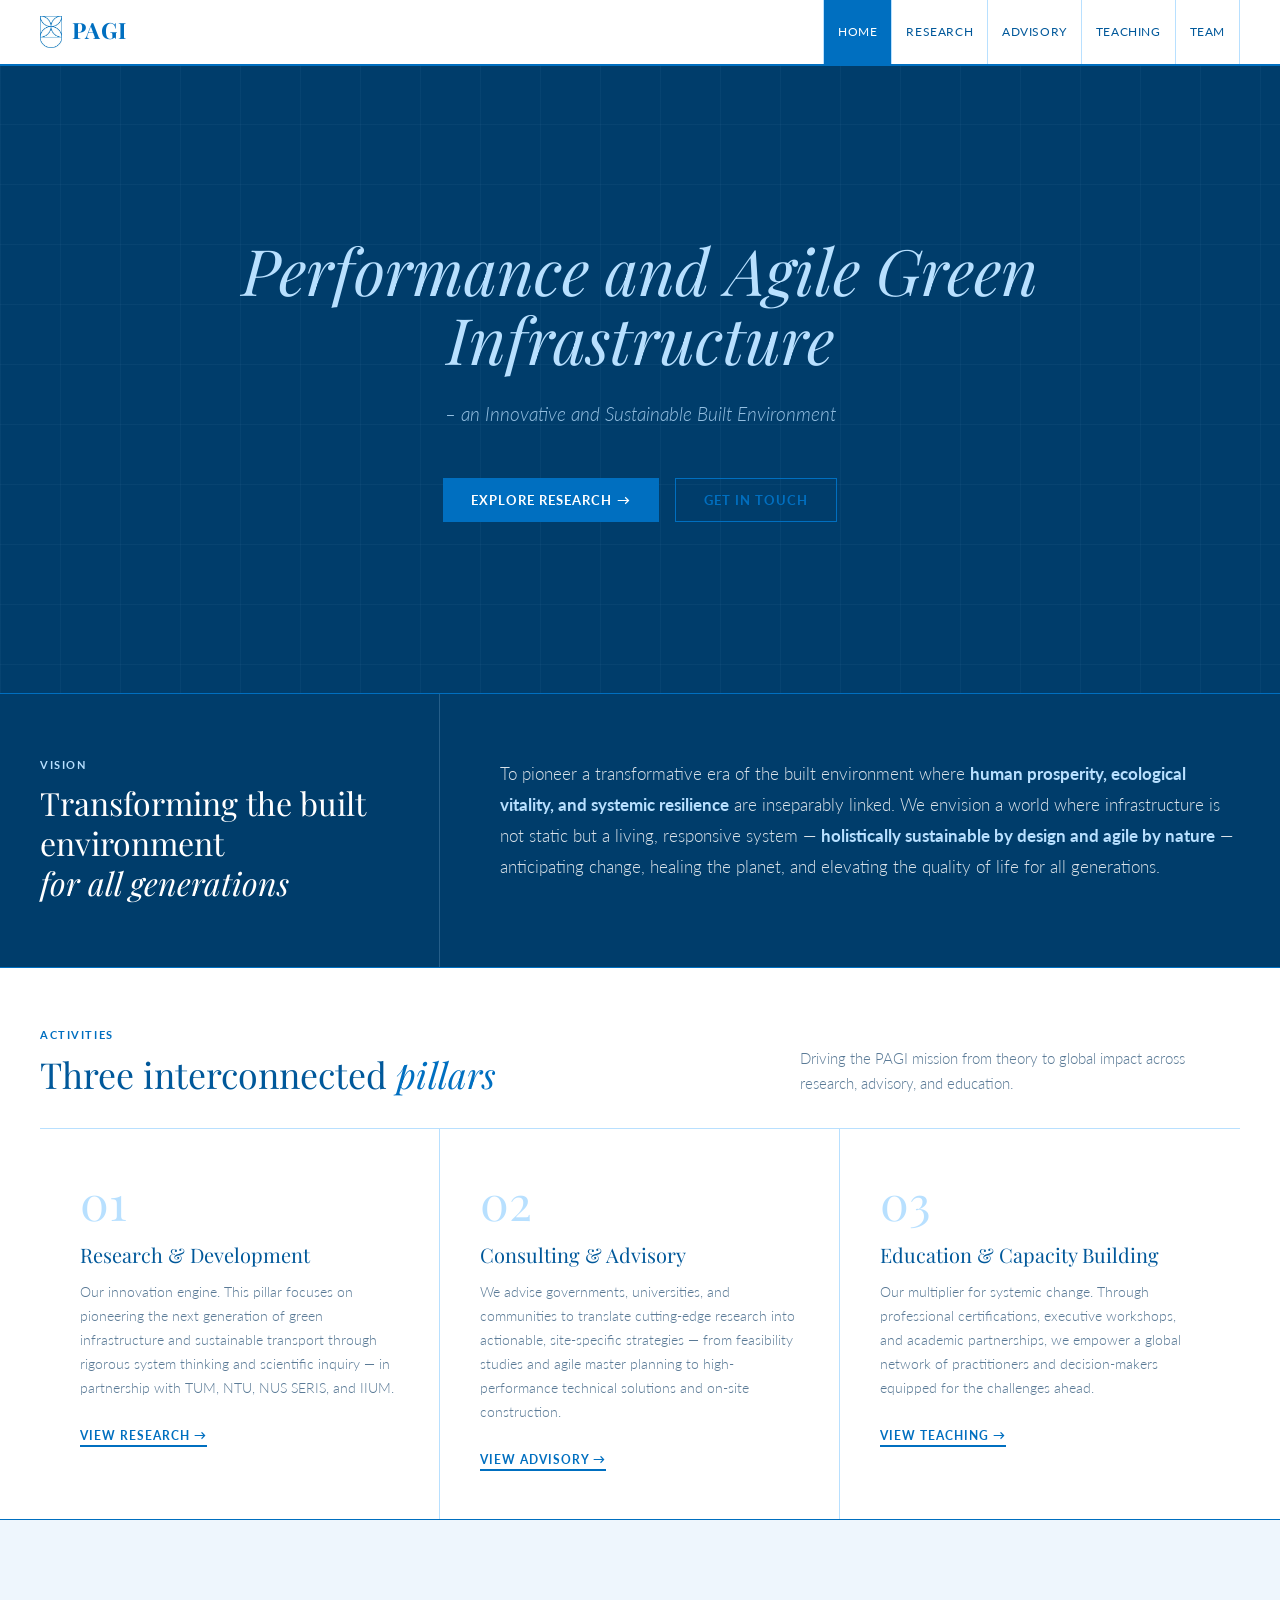
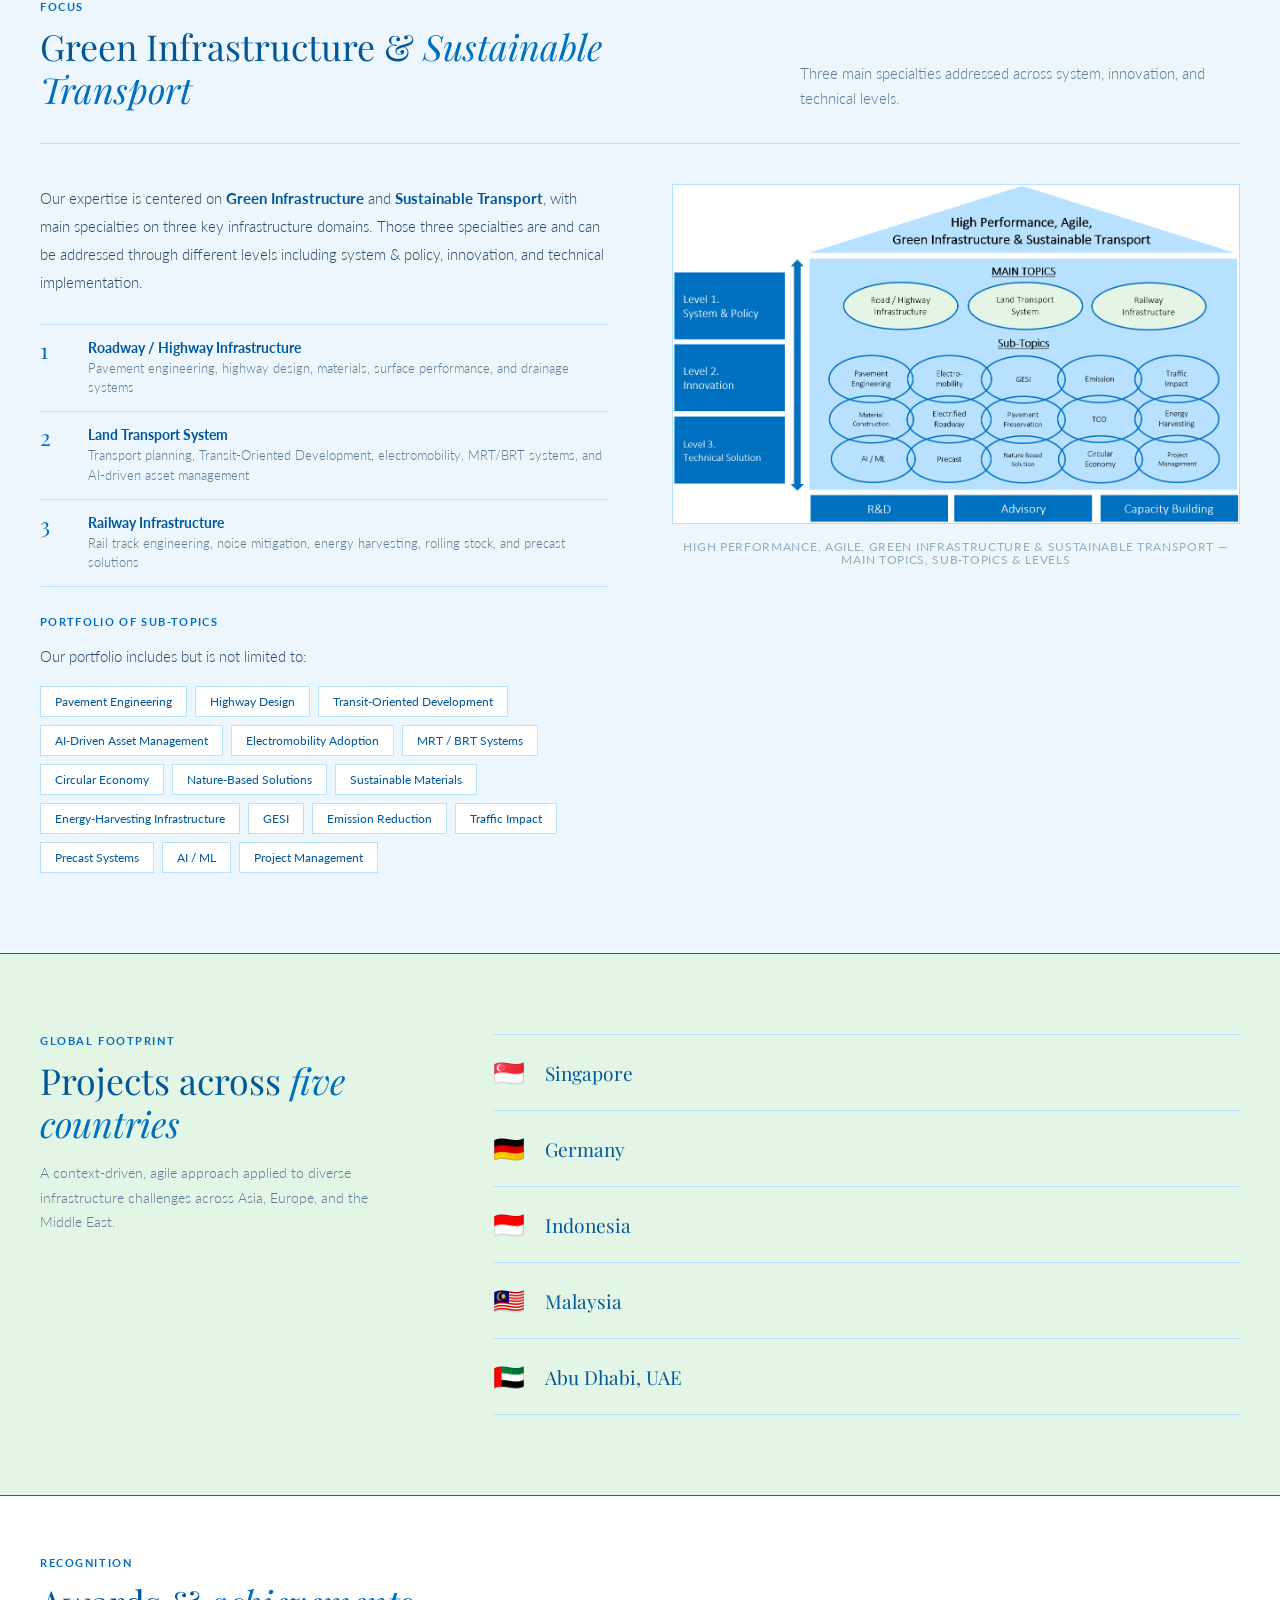
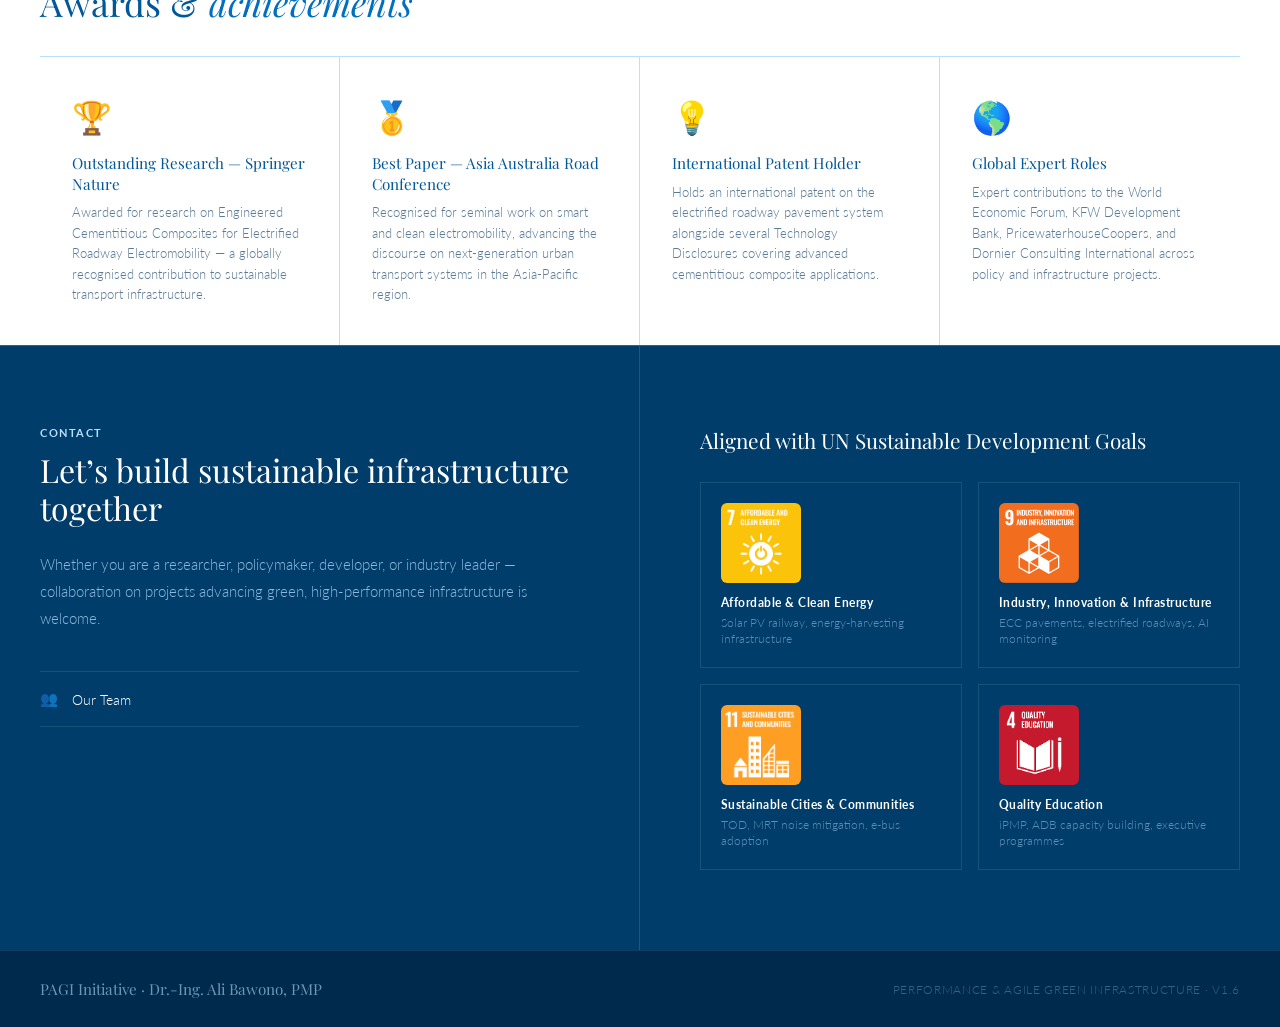
<file: index.html>
<!DOCTYPE html>
<html lang="en">
<head>
<meta charset="UTF-8">
<meta name="viewport" content="width=device-width, initial-scale=1.0">
<title>PAGI Initiative</title>
<link rel="preconnect" href="https://fonts.googleapis.com">
<link href="https://fonts.googleapis.com/css2?family=Playfair+Display:ital,wght@0,400;0,700;1,400&family=Lato:wght@300;400;700&display=swap" rel="stylesheet">
<link rel="stylesheet" href="style.css">
<style>
/* ── HERO (full-width, no right panel) ── */
.hero{margin-top:64px;min-height:70vh;display:flex;align-items:center;justify-content:center;border-bottom:var(--rule);background:var(--navy);position:relative;overflow:hidden}
.hero-bg-pattern{position:absolute;inset:0;background-image:linear-gradient(rgba(184,224,255,.04) 1px,transparent 1px),linear-gradient(90deg,rgba(184,224,255,.04) 1px,transparent 1px);background-size:60px 60px}
.hero-center{max-width:900px;margin:0 auto;padding:80px 40px;text-align:center;position:relative;z-index:1}
.hero-eyebrow{font-size:.72rem;font-weight:700;letter-spacing:.14em;text-transform:uppercase;color:var(--sky);margin-bottom:28px;display:inline-flex;align-items:center;gap:12px}
.hero-eyebrow::before,.hero-eyebrow::after{content:'';display:inline-block;width:32px;height:2px;background:var(--azure)}
.nav-logo-img{height:32px;width:auto;display:inline-block;vertical-align:middle;margin-right:10px;position:relative;top:-1px;}
.hero-h1{font-family:'Playfair Display',serif;font-size:clamp(2.4rem,5vw,4.8rem);font-weight:400;line-height:1.08;color:#fff;margin-bottom:24px}
.hero-h1 em{font-style:italic;color:var(--sky)}
.hero-tagline{font-size:1.2rem;line-height:1.75;color:rgba(184,224,255,.8);font-weight:300;margin-bottom:48px;font-style:italic}
.hero-actions{display:flex;gap:16px;flex-wrap:wrap;justify-content:center}

/* ── VISION ── */
.vision{background:var(--navy);border-bottom:var(--rule)}
.vision-inner{max-width:1280px;margin:0 auto;padding:0 40px;display:grid;grid-template-columns:1fr 2fr}
.vision-lbl{padding:64px 40px 64px 0;border-right:1px solid rgba(184,224,255,.2);display:flex;flex-direction:column;justify-content:center}
.vision-lbl .eyebrow{color:var(--sky)}
.vision-lbl h2{font-family:'Playfair Display',serif;font-size:2rem;font-weight:400;color:#fff;line-height:1.25}
.vision-lbl h2 em{font-style:italic}
.vision-content{padding:64px 0 64px 60px}
.vision-text{font-size:1.05rem;line-height:1.85;color:rgba(255,255,255,.85);font-weight:300}
.vision-text strong{font-weight:700;color:var(--sky)}

/* ── ACTIVITIES ── */
.pill-grid{display:grid;grid-template-columns:repeat(3,1fr)}
.pill{padding:48px 40px;border-right:var(--rule-lt);transition:background .15s;cursor:default}
.pill:last-child{border-right:none}
.pill:hover{background:var(--pale)}
.pill-num{font-family:'Playfair Display',serif;font-size:3rem;font-weight:400;color:var(--border);line-height:1;margin-bottom:16px}
.pill-title{font-family:'Playfair Display',serif;font-size:1.25rem;font-weight:400;color:var(--blue);margin-bottom:12px}
.pill-body{font-size:.88rem;color:var(--gray);line-height:1.7;font-weight:300;margin-bottom:24px}
.pill-link{display:inline-flex;align-items:center;gap:6px;font-size:.78rem;font-weight:700;letter-spacing:.08em;text-transform:uppercase;color:var(--azure);text-decoration:none;border-bottom:2px solid var(--azure);padding-bottom:2px;transition:opacity .15s}
.pill-link:hover{opacity:.6}

/* ── FOCUS ── */
.focus{background:var(--pale);border-bottom:var(--rule)}
.focus-inner{max-width:1280px;margin:0 auto;padding:80px 40px}
.focus-grid{display:grid;grid-template-columns:1fr 1fr;gap:64px;align-items:start;margin-top:40px}
.focus-text-block{}
.focus-body{font-size:.95rem;line-height:1.85;color:#2a4a6b;font-weight:300;margin-bottom:20px}
.focus-body strong{font-weight:700;color:var(--blue)}
.focus-specialties{margin:28px 0;display:flex;flex-direction:column;gap:0}
.spec-row{display:flex;align-items:flex-start;gap:16px;padding:14px 0;border-bottom:var(--rule-lt)}
.spec-row:first-child{border-top:var(--rule-lt)}
.spec-num{font-family:'Playfair Display',serif;font-size:1.4rem;font-weight:400;color:var(--azure);line-height:1;flex-shrink:0;width:32px}
.spec-text{}
.spec-title{font-size:.9rem;font-weight:700;color:var(--blue);margin-bottom:3px}
.spec-sub{font-size:.8rem;color:var(--gray);font-weight:300;line-height:1.5}
.subtopics-label{font-size:.7rem;font-weight:700;letter-spacing:.12em;text-transform:uppercase;color:var(--azure);margin:28px 0 14px}
.subtopic-tags{display:flex;flex-wrap:wrap;gap:8px}
.stag{padding:7px 14px;font-size:.78rem;font-weight:400;color:var(--blue);border:var(--rule-lt);background:#fff;transition:all .15s;cursor:default}
.stag:hover{background:var(--azure);color:#fff;border-color:var(--azure)}
.focus-diagram{}
.diagram-caption{font-size:.72rem;font-weight:400;letter-spacing:.06em;text-transform:uppercase;color:var(--lgray);text-align:center;margin-top:16px}
.diagram-img{width:100%;border:var(--rule-lt);display:block}
.sdg-badge{width:80px;height:80px;object-fit:cover;border-radius:6px;display:block;margin-bottom:12px}

/* ── FOOTPRINT ── */
.footprint{background:var(--mint);border-bottom:var(--rule)}
.fp-inner{max-width:1280px;margin:0 auto;padding:80px 40px;display:grid;grid-template-columns:1fr 2fr;gap:80px;align-items:start}
.fp-desc{font-size:.9rem;color:var(--gray);line-height:1.7;font-weight:300;margin-top:16px}
.c-list{display:flex;flex-direction:column}
.c-row{display:flex;align-items:center;padding:22px 0;border-bottom:var(--rule-lt);gap:20px;transition:padding-left .2s;cursor:default}
.c-row:first-child{border-top:var(--rule-lt)}
.c-row:hover{padding-left:12px}
.cflag{font-size:1.6rem}
.cname{font-family:'Playfair Display',serif;font-size:1.2rem;font-weight:400;color:var(--blue)}
.cdesc{font-size:.82rem;color:var(--gray);font-weight:300;margin-left:auto;text-align:right;max-width:280px;line-height:1.5}

@media(max-width:1024px){
  .hero-center{padding:60px 20px}
  .vision-inner{grid-template-columns:1fr}
  .vision-lbl{border-right:none;border-bottom:1px solid rgba(184,224,255,.15);padding:48px 0}
  .vision-content{padding:48px 0}
  .pill-grid{grid-template-columns:1fr}
  .pill{border-right:none;border-bottom:var(--rule-lt)}
  .focus-grid{grid-template-columns:1fr;gap:40px}
  .fp-inner{grid-template-columns:1fr;gap:40px}
}
@media(max-width:768px){
  .vision-inner,.fp-inner,.focus-inner{padding:0 20px}
  .fp-inner{padding:60px 20px}
  .focus-inner{padding:48px 20px}
}
</style>
</head>
<body>

<header>
  <div class="nav-top">
    <a href="index.html" class="nav-logo"><img src="Logo_PAGI.png" alt="PAGI Logo" class="nav-logo-img">PAGI</a>
    <nav class="nav-links">
      <a href="index.html" class="active">Home</a>
      <a href="research.html">Research</a>
      <a href="advisory.html">Advisory</a>
      <a href="teaching.html">Teaching</a>
      <a href="team.html">Team</a>
    </nav>
  </div>
</header>

<!-- HERO -->
<section class="hero">
  <div class="hero-bg-pattern"></div>
  <div class="hero-center">
    <h1 class="hero-h1"><em>Performance and Agile Green Infrastructure</em></h1>
    <p class="hero-tagline">&#8211; an Innovative and Sustainable Built Environment</p>
    <div class="hero-actions">
      <a href="research.html" class="btn-p">Explore Research &#8594;</a>
      <a href="#contact" class="btn-o">Get in Touch</a>
    </div>
  </div>
</section>

<!-- VISION -->
<section class="vision" id="about">
  <div class="vision-inner">
    <div class="vision-lbl">
      <div class="eyebrow">Vision</div>
      <h2>Transforming the built environment<br><em>for all generations</em></h2>
    </div>
    <div class="vision-content">
      <p class="vision-text">To pioneer a transformative era of the built environment where <strong>human prosperity, ecological vitality, and systemic resilience</strong> are inseparably linked. We envision a world where infrastructure is not static but a living, responsive system &#8212; <strong>holistically sustainable by design and agile by nature</strong> &#8212; anticipating change, healing the planet, and elevating the quality of life for all generations.</p>
    </div>
  </div>
</section>

<!-- ACTIVITIES -->
<section class="section">
  <div class="s-inner">
    <div class="s-head sr">
      <div><div class="eyebrow">Activities</div><h2 class="s-title">Three interconnected <em>pillars</em></h2></div>
      <p class="s-sub">Driving the PAGI mission from theory to global impact across research, advisory, and education.</p>
    </div>
    <div class="pill-grid">
      <div class="pill sr">
        <div class="pill-num">01</div>
        <h3 class="pill-title">Research &amp; Development</h3>
        <p class="pill-body">Our innovation engine. This pillar focuses on pioneering the next generation of green infrastructure and sustainable transport through rigorous system thinking and scientific inquiry &#8212; in partnership with TUM, NTU, NUS SERIS, and IIUM.</p>
        <a href="research.html" class="pill-link">View Research &#8594;</a>
      </div>
      <div class="pill sr">
        <div class="pill-num">02</div>
        <h3 class="pill-title">Consulting &amp; Advisory</h3>
        <p class="pill-body">We advise governments, universities, and communities to translate cutting-edge research into actionable, site-specific strategies &#8212; from feasibility studies and agile master planning to high-performance technical solutions and on-site construction.</p>
        <a href="advisory.html" class="pill-link">View Advisory &#8594;</a>
      </div>
      <div class="pill sr">
        <div class="pill-num">03</div>
        <h3 class="pill-title">Education &amp; Capacity Building</h3>
        <p class="pill-body">Our multiplier for systemic change. Through professional certifications, executive workshops, and academic partnerships, we empower a global network of practitioners and decision-makers equipped for the challenges ahead.</p>
        <a href="teaching.html" class="pill-link">View Teaching &#8594;</a>
      </div>
    </div>
  </div>
</section>

<!-- FOCUS -->
<section class="focus">
  <div class="focus-inner">
    <div class="s-head sr" style="padding-top:0;margin-bottom:0">
      <div><div class="eyebrow">Focus</div><h2 class="s-title">Green Infrastructure &amp; <em>Sustainable Transport</em></h2></div>
      <p class="s-sub">Three main specialties addressed across system, innovation, and technical levels.</p>
    </div>
    <div class="focus-grid">

      <!-- LEFT: text -->
      <div class="focus-text-block sr">
        <p class="focus-body">Our expertise is centered on <strong>Green Infrastructure</strong> and <strong>Sustainable Transport</strong>, with main specialties on three key infrastructure domains. Those three specialties are and can be addressed through different levels including system &amp; policy, innovation, and technical implementation.</p>

        <div class="focus-specialties">
          <div class="spec-row">
            <div class="spec-num">1</div>
            <div class="spec-text">
              <div class="spec-title">Roadway / Highway Infrastructure</div>
              <div class="spec-sub">Pavement engineering, highway design, materials, surface performance, and drainage systems</div>
            </div>
          </div>
          <div class="spec-row">
            <div class="spec-num">2</div>
            <div class="spec-text">
              <div class="spec-title">Land Transport System</div>
              <div class="spec-sub">Transport planning, Transit-Oriented Development, electromobility, MRT/BRT systems, and AI-driven asset management</div>
            </div>
          </div>
          <div class="spec-row">
            <div class="spec-num">3</div>
            <div class="spec-text">
              <div class="spec-title">Railway Infrastructure</div>
              <div class="spec-sub">Rail track engineering, noise mitigation, energy harvesting, rolling stock, and precast solutions</div>
            </div>
          </div>
        </div>

        <div class="subtopics-label">Portfolio of Sub-Topics</div>
        <p class="focus-body" style="margin-bottom:16px">Our portfolio includes but is not limited to:</p>
        <div class="subtopic-tags">
          <span class="stag">Pavement Engineering</span>
          <span class="stag">Highway Design</span>
          <span class="stag">Transit-Oriented Development</span>
          <span class="stag">AI-Driven Asset Management</span>
          <span class="stag">Electromobility Adoption</span>
          <span class="stag">MRT / BRT Systems</span>
          <span class="stag">Circular Economy</span>
          <span class="stag">Nature-Based Solutions</span>
          <span class="stag">Sustainable Materials</span>
          <span class="stag">Energy-Harvesting Infrastructure</span>
          <span class="stag">GESI</span>
          <span class="stag">Emission Reduction</span>
          <span class="stag">Traffic Impact</span>
          <span class="stag">Precast Systems</span>
          <span class="stag">AI / ML</span>
          <span class="stag">Project Management</span>
        </div>
      </div>

      <!-- RIGHT: diagram -->
      <div class="focus-diagram sr">
        <img src="focus-diagram.png" alt="PAGI Focus Diagram — High Performance, Agile, Green Infrastructure and Sustainable Transport" class="diagram-img">
        <p class="diagram-caption">High Performance, Agile, Green Infrastructure &amp; Sustainable Transport &#8212; Main Topics, Sub-Topics &amp; Levels</p>
      </div>

    </div>
  </div>
</section>

<!-- FOOTPRINT -->
<section class="footprint">
  <div class="fp-inner">
    <div class="sr">
      <div class="eyebrow">Global Footprint</div>
      <h2 class="s-title">Projects across <em>five countries</em></h2>
      <p class="fp-desc">A context-driven, agile approach applied to diverse infrastructure challenges across Asia, Europe, and the Middle East.</p>
    </div>
    <div class="c-list sr">
      <div class="c-row"><span class="cflag">&#127480;&#127468;</span><span class="cname">Singapore</span></div>
      <div class="c-row"><span class="cflag">&#127465;&#127466;</span><span class="cname">Germany</span></div>
      <div class="c-row"><span class="cflag">&#127470;&#127465;</span><span class="cname">Indonesia</span></div>
      <div class="c-row"><span class="cflag">&#127474;&#127486;</span><span class="cname">Malaysia</span></div>
      <div class="c-row"><span class="cflag">&#127462;&#127466;</span><span class="cname">Abu Dhabi, UAE</span></div>
    </div>
  </div>
</section>

<!-- AWARDS -->
<section class="awards section">
  <div class="s-inner">
    <div class="s-head sr">
      <div><div class="eyebrow">Recognition</div><h2 class="s-title">Awards &amp; <em>achievements</em></h2></div>
    </div>
    <div class="aw-grid">
      <div class="aw-item sr"><span class="aw-icon">&#127942;</span><h3 class="aw-title">Outstanding Research &#8212; Springer Nature</h3><p class="aw-body">Awarded for research on Engineered Cementitious Composites for Electrified Roadway Electromobility &#8212; a globally recognised contribution to sustainable transport infrastructure.</p></div>
      <div class="aw-item sr"><span class="aw-icon">&#129351;</span><h3 class="aw-title">Best Paper &#8212; Asia Australia Road Conference</h3><p class="aw-body">Recognised for seminal work on smart and clean electromobility, advancing the discourse on next-generation urban transport systems in the Asia-Pacific region.</p></div>
      <div class="aw-item sr"><span class="aw-icon">&#128161;</span><h3 class="aw-title">International Patent Holder</h3><p class="aw-body">Holds an international patent on the electrified roadway pavement system alongside several Technology Disclosures covering advanced cementitious composite applications.</p></div>
      <div class="aw-item sr"><span class="aw-icon">&#127758;</span><h3 class="aw-title">Global Expert Roles</h3><p class="aw-body">Expert contributions to the World Economic Forum, KFW Development Bank, PricewaterhouseCoopers, and Dornier Consulting International across policy and infrastructure projects.</p></div>
    </div>
  </div>
</section>

<!-- CONTACT -->
<section class="contact" id="contact">
  <div class="ct-inner">
    <div class="ct-left">
      <div class="eyebrow">Contact</div>
      <h2>Let&#8217;s build sustainable infrastructure together</h2>
      <p>Whether you are a researcher, policymaker, developer, or industry leader &#8212; collaboration on projects advancing green, high-performance infrastructure is welcome.</p>
      <div class="ct-links">
        <a href="team.html" class="cl"><span class="cl-icon">&#128101;</span> Our Team</a>
      </div>
    </div>
    <div class="ct-right">
      <h3>Aligned with UN Sustainable Development Goals</h3>
      <div class="sdg-grid">
        <div class="sdg"><img src="sdg7.png" alt="SDG 7" class="sdg-badge"><div class="sdg-name">Affordable &amp; Clean Energy</div><div class="sdg-note">Solar PV railway, energy-harvesting infrastructure</div></div>
        <div class="sdg"><img src="sdg9.png" alt="SDG 9" class="sdg-badge"><div class="sdg-name">Industry, Innovation &amp; Infrastructure</div><div class="sdg-note">ECC pavements, electrified roadways, AI monitoring</div></div>
        <div class="sdg"><img src="sdg11.webp" alt="SDG 11" class="sdg-badge"><div class="sdg-name">Sustainable Cities &amp; Communities</div><div class="sdg-note">TOD, MRT noise mitigation, e-bus adoption</div></div>
        <div class="sdg"><img src="sdg4.png" alt="SDG 4" class="sdg-badge"><div class="sdg-name">Quality Education</div><div class="sdg-note">iPMP, ADB capacity building, executive programmes</div></div>
      </div>
    </div>
  </div>
</section>

<footer>
  <div class="fl">PAGI Initiative &#183; Dr.-Ing. Ali Bawono, PMP</div>
  <div class="fr">Performance &amp; Agile Green Infrastructure &#183; v1.6</div>
</footer>

<script>
(function(){
  var io=new IntersectionObserver(function(entries){
    entries.forEach(function(e){
      if(e.isIntersecting){
        var g=e.target.parentElement.querySelectorAll('.sr:not(.in)');
        var d=0;
        g.forEach(function(s){
          if(s.getBoundingClientRect().top<window.innerHeight+60){
            setTimeout(function(){s.classList.add('in');},d);
            d+=65;
          }
        });
        e.target.classList.add('in');
        io.unobserve(e.target);
      }
    });
  },{threshold:0.06,rootMargin:'0px 0px -24px 0px'});
  document.querySelectorAll('.sr').forEach(function(el){io.observe(el);});
})();
</script>
</body>
</html>
</file>
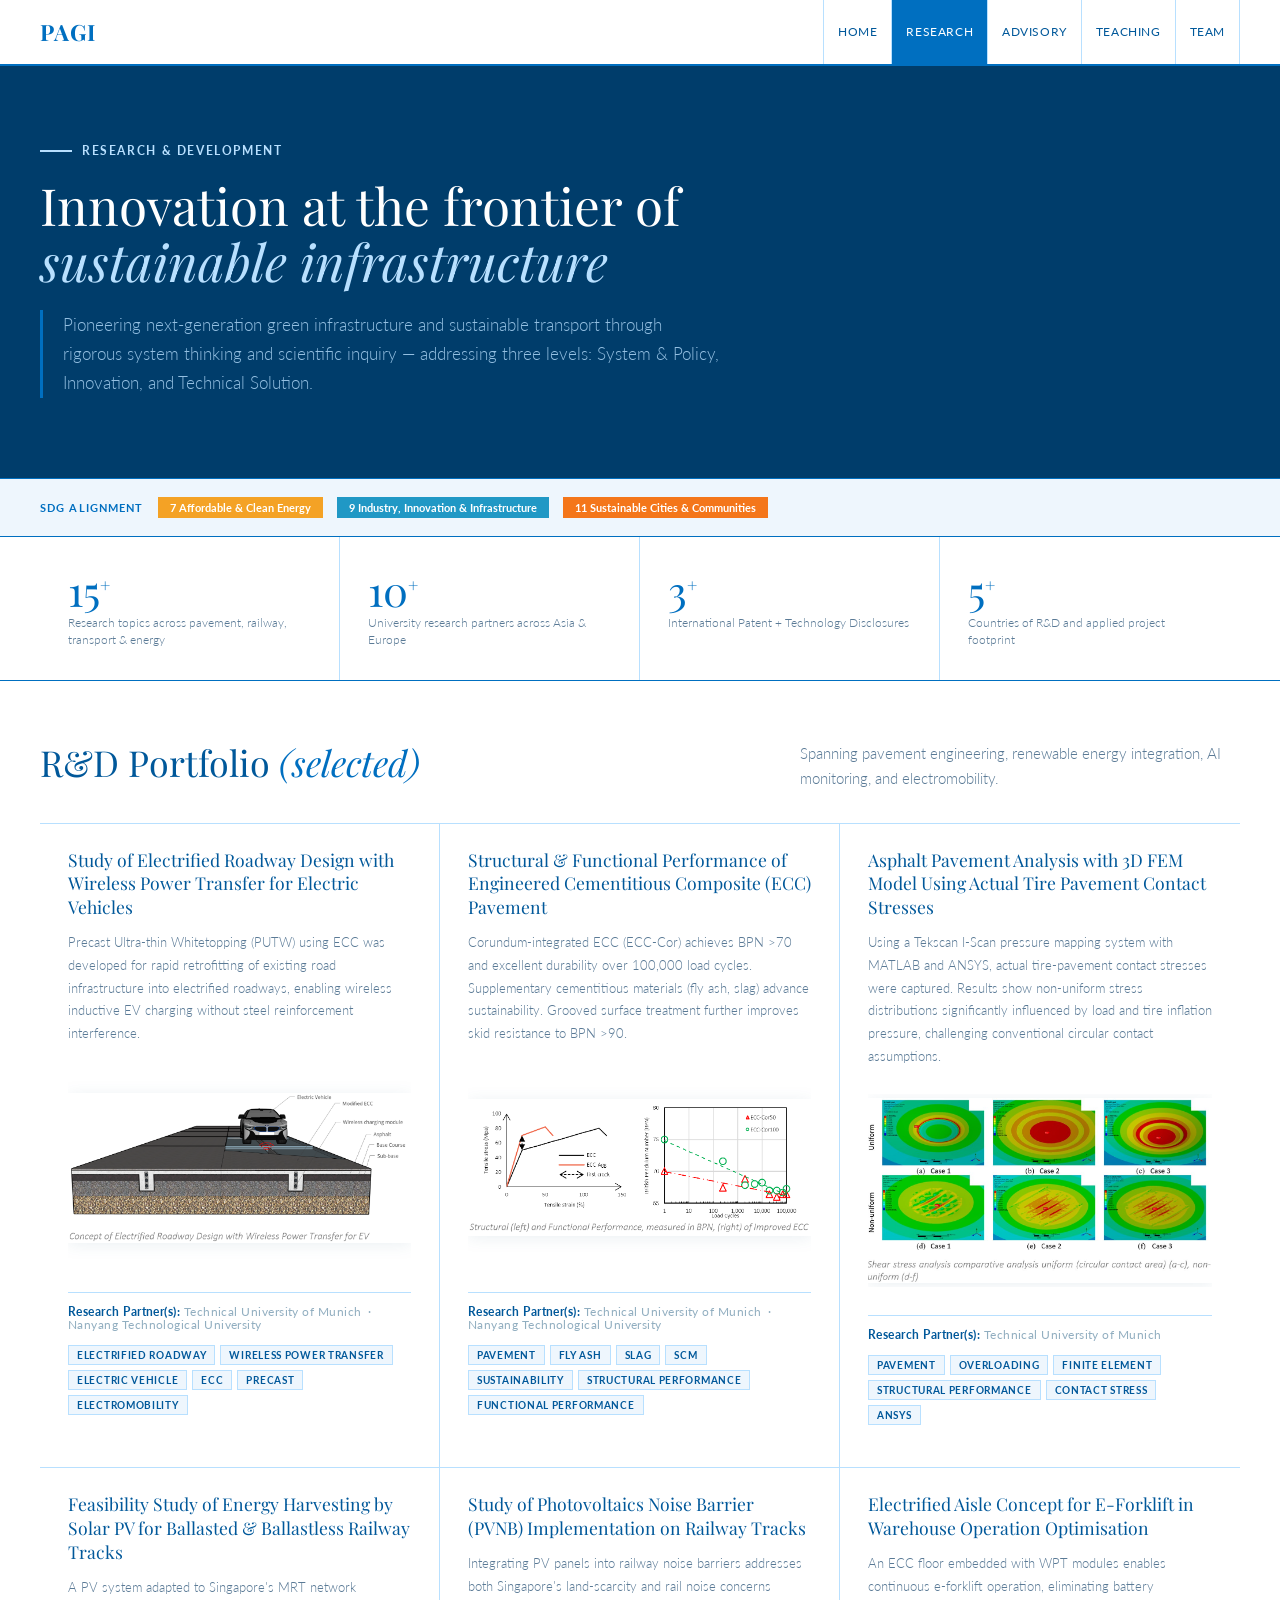
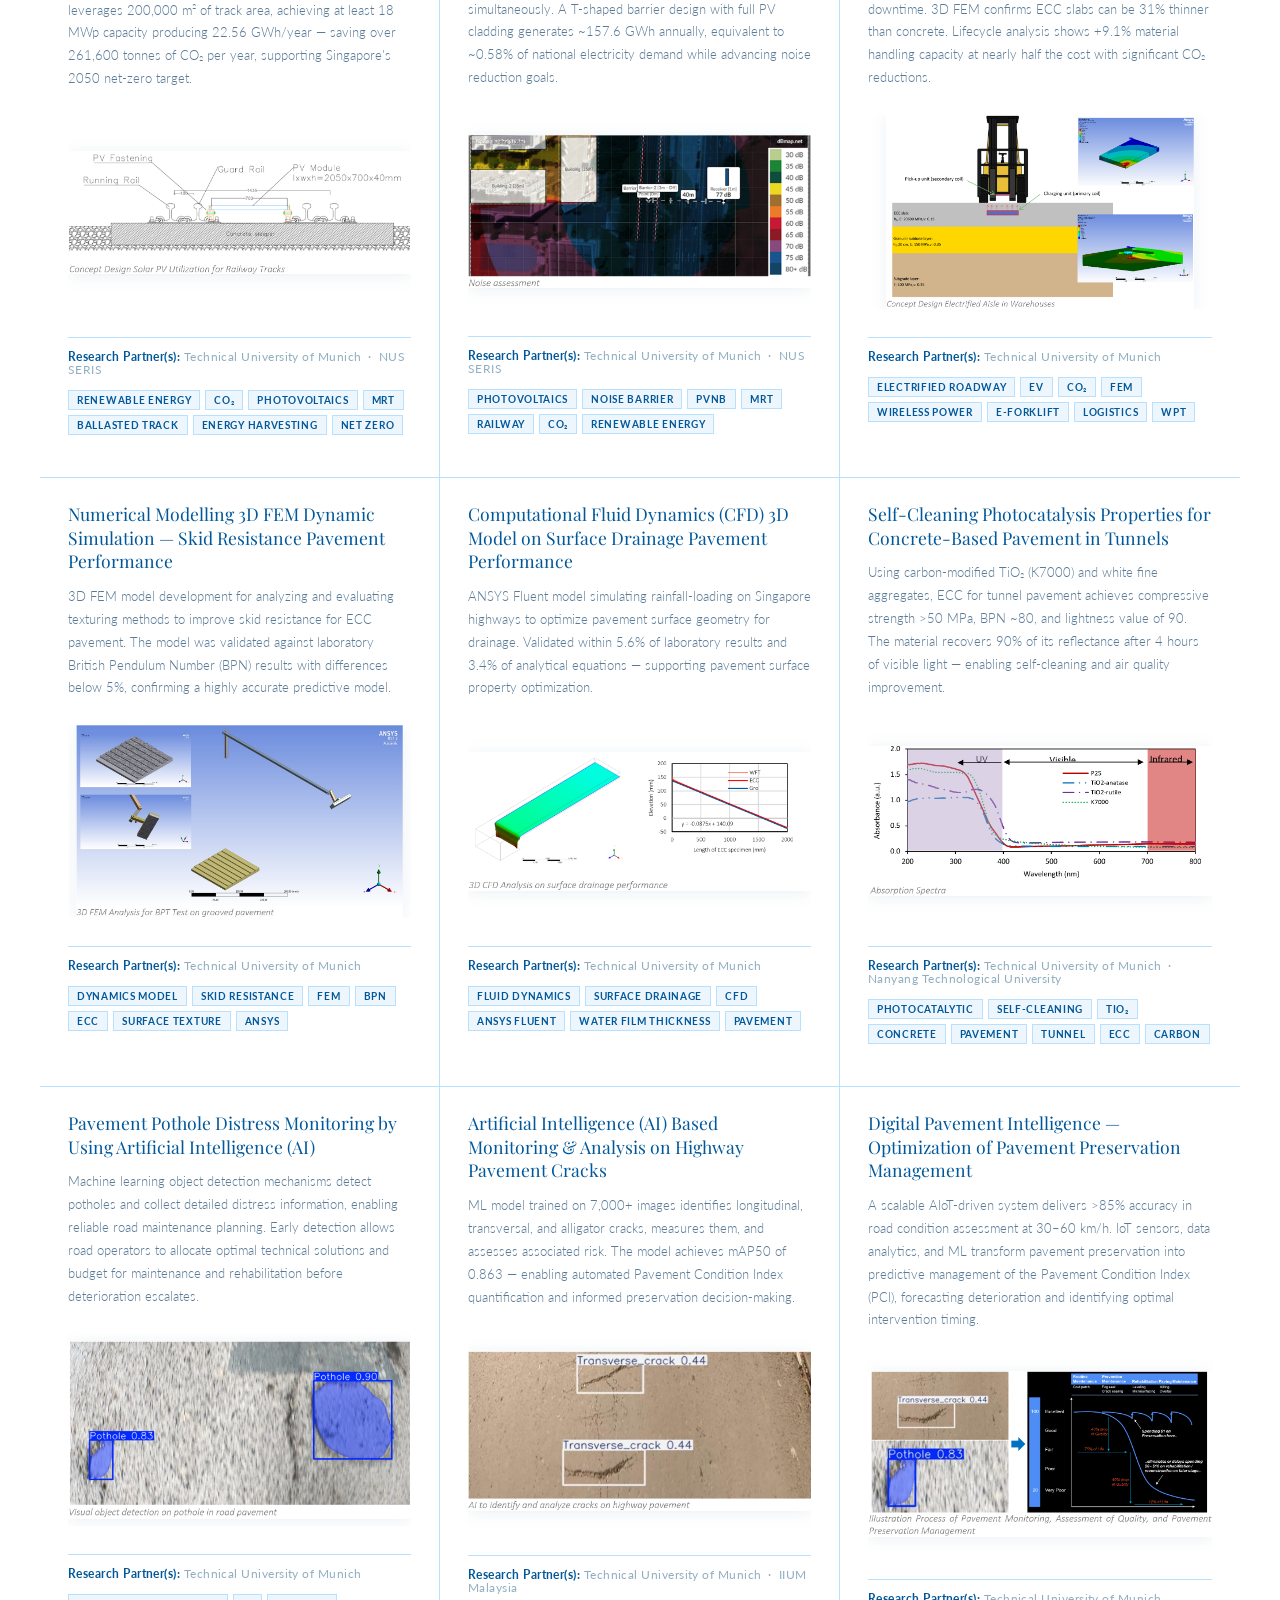
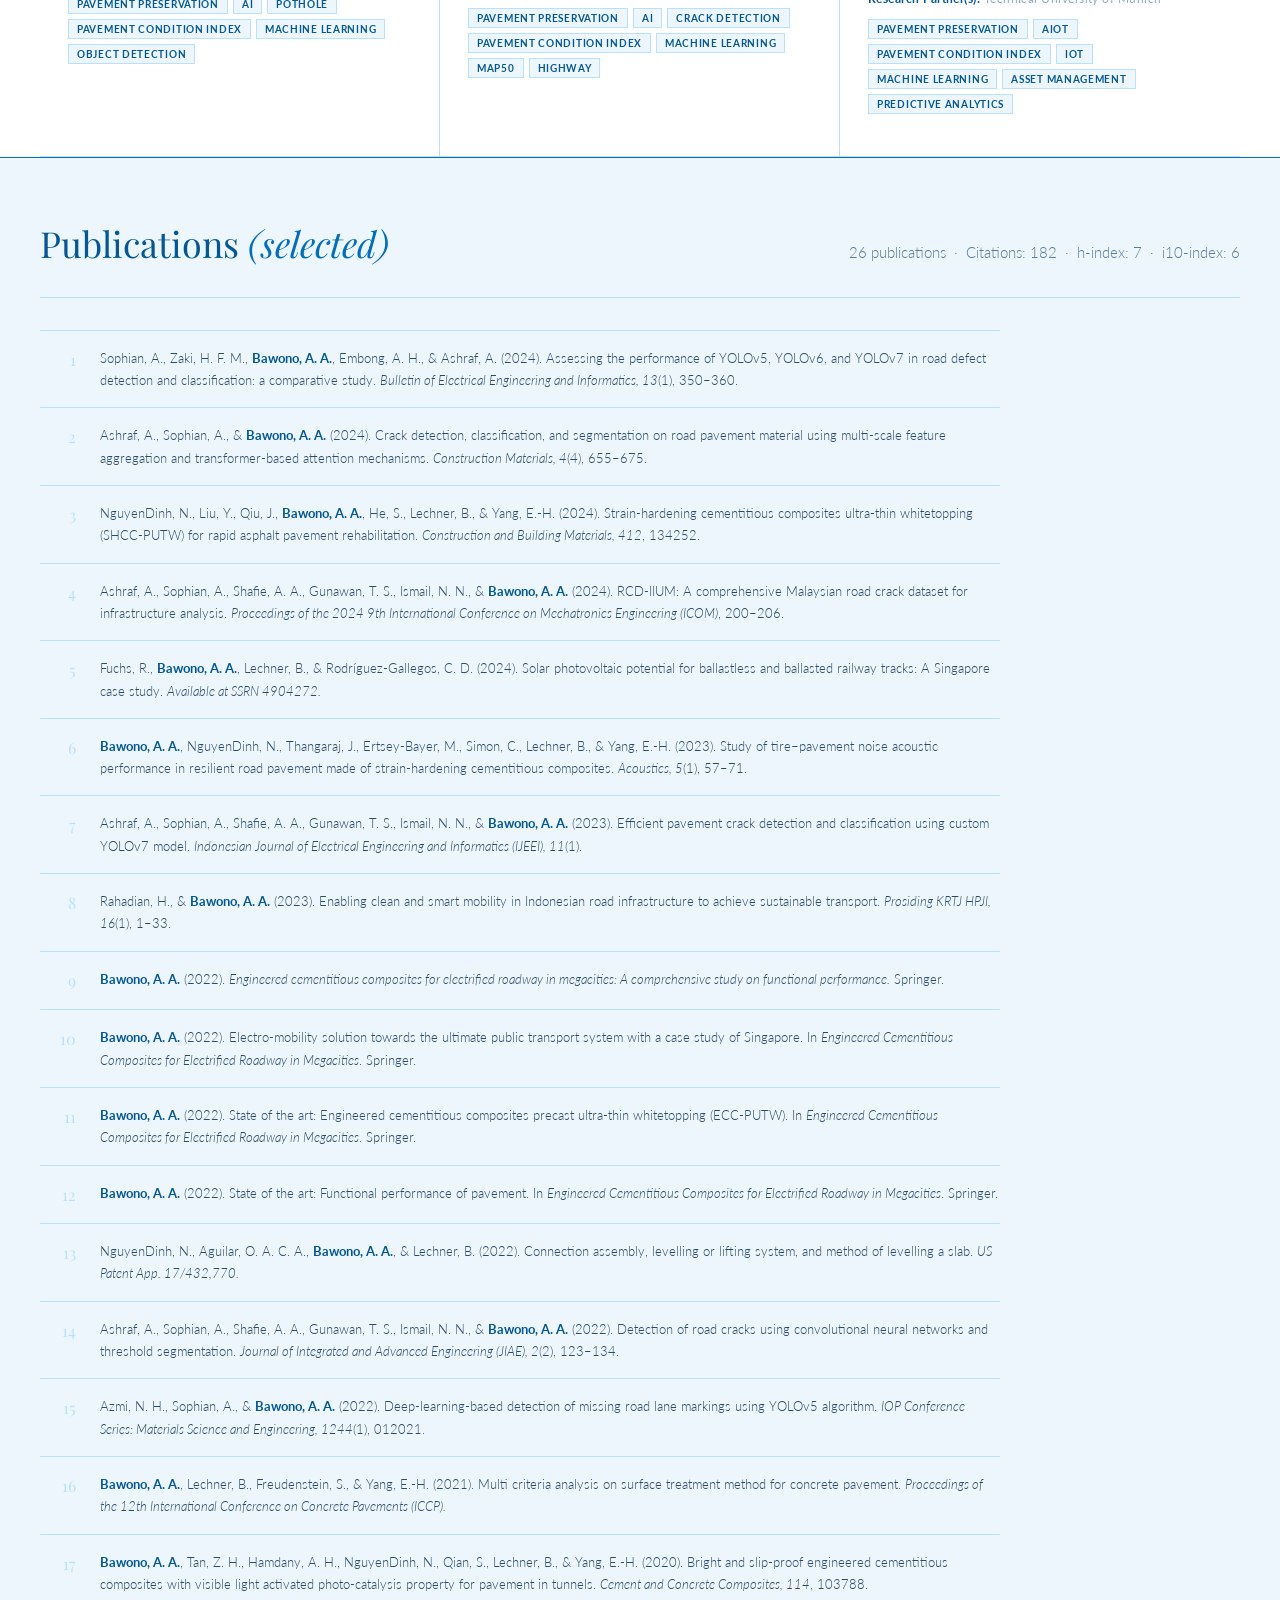
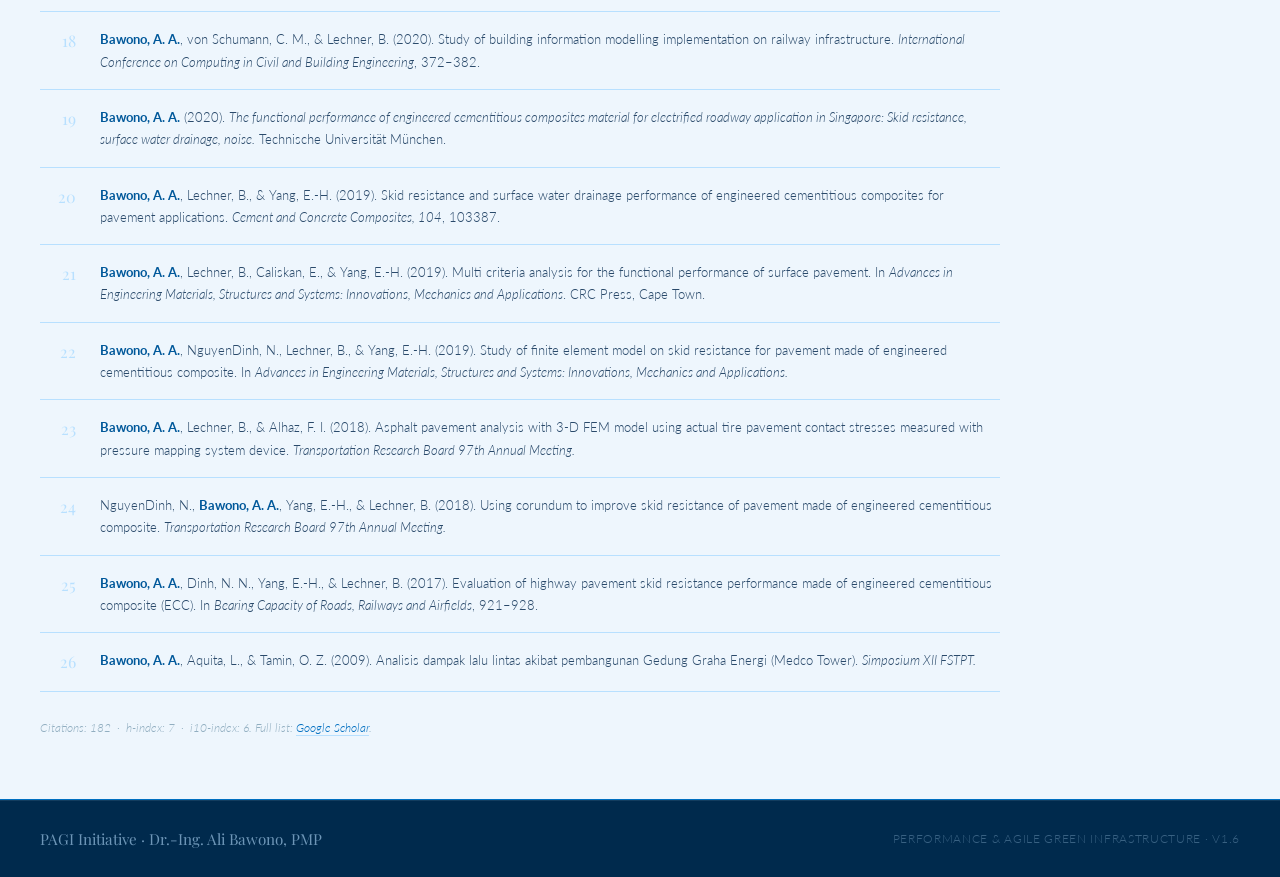
<file: research.html>
<!DOCTYPE html>
<html lang="en">
<head>
<meta charset="UTF-8">
<meta name="viewport" content="width=device-width, initial-scale=1.0">
<title>Research &amp; Development | PAGI Initiative</title>
<link rel="preconnect" href="https://fonts.googleapis.com">
<link href="https://fonts.googleapis.com/css2?family=Playfair+Display:ital,wght@0,400;0,700;1,400&family=Lato:wght@300;400;700&display=swap" rel="stylesheet">
<link rel="stylesheet" href="style.css">
<style>
/* ── RESEARCH PAGE — original 3-col card grid ── */
.cards { display: grid; grid-template-columns: repeat(3,1fr); }
.card { border-right: var(--rule-lt); border-bottom: var(--rule-lt); transition: background .2s; cursor: default; }
.card:nth-child(3n) { border-right: none; }
.card:hover { background: var(--pale); }

/* Image panel — flush with card body, no separator line */
.card-img {
  width: calc(100% - 56px);
  margin: 0 28px 20px 28px;
  aspect-ratio: 16/9;
  overflow: hidden;
  position: relative;
  display: flex;
  align-items: center;
  justify-content: center;
  background: #ffffff;
}
.card-img img {
  width: 100%;
  height: 100%;
  object-fit: contain;
  display: block;
  transition: transform .35s ease;
  filter: drop-shadow(0 2px 8px rgba(0,61,107,.08));
}
.card:hover .card-img img {
  transform: scale(1.03);
  filter: drop-shadow(0 4px 14px rgba(0,61,107,.15));
}
.ci-lbl { display: none; }

/* Card body — identical to original */
.card-body { padding: 24px 28px 28px; }
.card-body:first-of-type { padding-bottom: 12px; }
.c-tag {
  font-size: .68rem;
  font-weight: 700;
  letter-spacing: .12em;
  text-transform: uppercase;
  margin-bottom: 10px;
  color: var(--azure);
}
.c-title {
  font-family: 'Playfair Display', serif;
  font-size: 1.1rem;
  font-weight: 400;
  line-height: 1.35;
  color: var(--blue);
  margin-bottom: 12px;
}
.c-desc {
  font-size: .84rem;
  line-height: 1.7;
  color: var(--gray);
  font-weight: 300;
  margin-bottom: 14px;
}

/* Keywords */
.c-kw {
  display: flex;
  flex-wrap: wrap;
  gap: 5px;
  margin-bottom: 14px;
}
.kw {
  font-size: .63rem;
  font-weight: 700;
  letter-spacing: .07em;
  text-transform: uppercase;
  padding: 3px 8px;
  background: var(--pale);
  border: 1px solid var(--border);
  color: var(--blue);
}

/* Partners */
.c-meta {
  font-size: .72rem;
  font-weight: 400;
  color: var(--lgray);
  letter-spacing: .04em;
  padding-top: 12px;
  border-top: var(--rule-lt);
  margin-bottom: 14px;
}
.c-meta strong { color: var(--blue); font-weight: 700; }

/* Publications section */
.pub-section { border-bottom: var(--rule); background: var(--pale); }
.pub-inner { max-width: 1280px; margin: 0 auto; padding: 64px 40px; }
.pub-intro {
  font-size: .9rem; color: var(--gray); font-weight: 300;
  line-height: 1.7; margin-bottom: 40px; max-width: 700px;
}
.pub-list {
  display: flex; flex-direction: column; gap: 0;
  max-width: 960px;
}
.pub-item {
  display: grid;
  grid-template-columns: 40px 1fr;
  gap: 0 20px;
  padding: 16px 0;
  border-bottom: var(--rule-lt);
  transition: background .15s;
}
.pub-item:first-child { border-top: var(--rule-lt); }
.pub-item:hover { background: white; margin: 0 -20px; padding: 16px 20px; }
.pub-num {
  font-family: 'Playfair Display', serif;
  font-size: 1rem; font-weight: 400;
  color: var(--border); line-height: 1.6;
  text-align: right; padding-right: 4px;
}
.pub-ref {
  font-size: .82rem; line-height: 1.7;
  color: #2a4a6b; font-weight: 300;
}
.pub-ref em { font-style: italic; }
.pub-ref strong { font-weight: 700; color: var(--blue); }
.pub-type-label {
  font-size: .68rem; font-weight: 700;
  letter-spacing: .12em; text-transform: uppercase;
  color: var(--azure); margin: 32px 0 14px;
  display: flex; align-items: center; gap: 10px;
}
.pub-type-label::before {
  content: ''; display: inline-block;
  width: 24px; height: 2px; background: var(--azure);
}

/* Stats bar */
.stats-bar { border-bottom: var(--rule); background: white; }
.stats-inner {
  max-width: 1280px; margin: 0 auto; padding: 0 40px;
  display: grid; grid-template-columns: repeat(4,1fr);
}
.sitem {
  padding: 32px 28px;
  border-right: var(--rule-lt);
  transition: background .15s;
  cursor: default;
}
.sitem:last-child { border-right: none; }
.sitem:hover { background: var(--pale); }
.snum {
  font-family: 'Playfair Display', serif;
  font-size: 2.6rem; font-weight: 400;
  color: var(--azure); line-height: 1; margin-bottom: 5px;
}
.snum sup { font-size: 1.1rem; }
.sdesc { font-size: .72rem; color: var(--gray); font-weight: 300; line-height: 1.4; }

/* SDG bar */
.sdg-bar { background: var(--pale); border-bottom: var(--rule); padding: 18px 0; }
.sdg-bar-inner {
  max-width: 1280px; margin: 0 auto; padding: 0 40px;
  display: flex; align-items: center; gap: 14px; flex-wrap: wrap;
}
.sdg-lbl { font-size: .7rem; font-weight: 700; letter-spacing: .1em; text-transform: uppercase; color: var(--azure); }
.sdg-pill { font-size: .7rem; font-weight: 700; padding: 4px 12px; color: white; }

@media(max-width:1024px){
  .cards { grid-template-columns: 1fr 1fr; }
  .card:nth-child(3n) { border-right: var(--rule-lt); }
  .card:nth-child(2n) { border-right: none; }
  .stats-inner { grid-template-columns: 1fr 1fr; }
  .sitem:nth-child(2n) { border-right: none; }
  .sitem { border-bottom: var(--rule-lt); }
}
@media(max-width:768px){
  .cards { grid-template-columns: 1fr; }
  .card:nth-child(n) { border-right: none; }
  .stats-inner, .sdg-bar-inner { padding: 0 20px; }
}
</style>
</head>
<body>

<header>
  <div class="nav-top">
    <a href="index.html" class="nav-logo">PAGI</a>
    <nav class="nav-links">
      <a href="index.html">Home</a>
      <a href="research.html" class="active">Research</a>
      <a href="advisory.html">Advisory</a>
      <a href="teaching.html">Teaching</a>
      <a href="team.html">Team</a>
    </nav>
  </div>
</header>

<!-- PAGE HERO -->
<div class="page-hero">
  <div class="page-hero-inner">
    <div class="page-eyebrow">Research &amp; Development</div>
    <h1 class="page-h1">Innovation at the frontier of<br><em>sustainable infrastructure</em></h1>
    <p class="page-desc">Pioneering next-generation green infrastructure and sustainable transport through rigorous system thinking and scientific inquiry — addressing three levels: System &amp; Policy, Innovation, and Technical Solution.</p>
  </div>
</div>

<!-- SDG BAR -->
<div class="sdg-bar">
  <div class="sdg-bar-inner">
    <span class="sdg-lbl">SDG Alignment</span>
    <span class="sdg-pill" style="background:#f4a225">7 Affordable &amp; Clean Energy</span>
    <span class="sdg-pill" style="background:#2098c5">9 Industry, Innovation &amp; Infrastructure</span>
    <span class="sdg-pill" style="background:#f4761a">11 Sustainable Cities &amp; Communities</span>
  </div>
</div>

<!-- STATS -->
<div class="stats-bar">
  <div class="stats-inner">
    <div class="sitem"><div class="snum">15<sup>+</sup></div><div class="sdesc">Research topics across pavement, railway, transport &amp; energy</div></div>
    <div class="sitem"><div class="snum">10<sup>+</sup></div><div class="sdesc">University research partners across Asia &amp; Europe</div></div>
    <div class="sitem"><div class="snum">3<sup>+</sup></div><div class="sdesc">International Patent + Technology Disclosures</div></div>
    <div class="sitem"><div class="snum">5<sup>+</sup></div><div class="sdesc">Countries of R&amp;D and applied project footprint</div></div>
  </div>
</div>

<!-- RESEARCH CARDS -->
<section class="section">
  <div class="s-inner">
    <div class="s-head sr">
      <div><h2 class="s-title">R&amp;D Portfolio <em>(selected)</em></h2></div>
      <p class="s-sub">Spanning pavement engineering, renewable energy integration, AI monitoring, and electromobility.</p>
    </div>
    <div class="cards">

      <!-- 01 Electrified Roadway WPT -->
      <div class="card sr">
        <div class="card-body">
          <h3 class="c-title">Study of Electrified Roadway Design with Wireless Power Transfer for Electric Vehicles</h3>
          <p class="c-desc">Precast Ultra-thin Whitetopping (PUTW) using ECC was developed for rapid retrofitting of existing road infrastructure into electrified roadways, enabling wireless inductive EV charging without steel reinforcement interference.</p>
        </div>
        <div class="card-img">
          <img src="rd8.png" alt="Concept of Electrified Roadway Design with Wireless Power Transfer for EV">
          <span class="ci-lbl">Concept of Electrified Roadway Design with WPT for EV</span>
        </div>
        <div class="card-body" style="padding-top:8px">
          <div class="c-meta"><strong>Research Partner(s):</strong> Technical University of Munich &nbsp;·&nbsp; Nanyang Technological University</div>
          <div class="c-kw">
            <span class="kw">Electrified Roadway</span><span class="kw">Wireless Power Transfer</span><span class="kw">Electric Vehicle</span><span class="kw">ECC</span><span class="kw">Precast</span><span class="kw">Electromobility</span>
          </div>
        </div>
      </div>

      <!-- 02 ECC Structural & Functional -->
      <div class="card sr">
        <div class="card-body">
          <h3 class="c-title">Structural &amp; Functional Performance of Engineered Cementitious Composite (ECC) Pavement</h3>
          <p class="c-desc">Corundum-integrated ECC (ECC-Cor) achieves BPN &gt;70 and excellent durability over 100,000 load cycles. Supplementary cementitious materials (fly ash, slag) advance sustainability. Grooved surface treatment further improves skid resistance to BPN &gt;90.</p>
        </div>
        <div class="card-img">
          <img src="rd9.png" alt="Structural and Functional Performance of Improved ECC">
          <span class="ci-lbl">Structural (left) and Functional Performance BPN (right) of Improved ECC</span>
        </div>
        <div class="card-body" style="padding-top:8px">
          <div class="c-meta"><strong>Research Partner(s):</strong> Technical University of Munich &nbsp;·&nbsp; Nanyang Technological University</div>
          <div class="c-kw">
            <span class="kw">Pavement</span><span class="kw">Fly Ash</span><span class="kw">Slag</span><span class="kw">SCM</span><span class="kw">Sustainability</span><span class="kw">Structural Performance</span><span class="kw">Functional Performance</span>
          </div>
        </div>
      </div>

      <!-- 03 Asphalt 3D FEM -->
      <div class="card sr">
        <div class="card-body">
          <h3 class="c-title">Asphalt Pavement Analysis with 3D FEM Model Using Actual Tire Pavement Contact Stresses</h3>
          <p class="c-desc">Using a Tekscan I-Scan pressure mapping system with MATLAB and ANSYS, actual tire-pavement contact stresses were captured. Results show non-uniform stress distributions significantly influenced by load and tire inflation pressure, challenging conventional circular contact assumptions.</p>
        </div>
        <div class="card-img">
          <img src="rd10.png" alt="Shear stress analysis — uniform vs non-uniform contact area">
          <span class="ci-lbl">Shear stress: uniform (a–c) vs non-uniform contact (d–f)</span>
        </div>
        <div class="card-body" style="padding-top:8px">
          <div class="c-meta"><strong>Research Partner(s):</strong> Technical University of Munich</div>
          <div class="c-kw">
            <span class="kw">Pavement</span><span class="kw">Overloading</span><span class="kw">Finite Element</span><span class="kw">Structural Performance</span><span class="kw">Contact Stress</span><span class="kw">ANSYS</span>
          </div>
        </div>
      </div>

      <!-- 04 Solar PV Railway -->
      <div class="card sr">
        <div class="card-body">
          <h3 class="c-title">Feasibility Study of Energy Harvesting by Solar PV for Ballasted &amp; Ballastless Railway Tracks</h3>
          <p class="c-desc">A PV system adapted to Singapore's MRT network leverages 200,000 m² of track area, achieving at least 18 MWp capacity producing 22.56 GWh/year — saving over 261,600 tonnes of CO₂ per year, supporting Singapore's 2050 net-zero target.</p>
        </div>
        <div class="card-img">
          <img src="rd11.png" alt="Concept Design Solar PV Utilization for Railway Tracks">
          <span class="ci-lbl">Concept Design Solar PV Utilization for Railway Tracks</span>
        </div>
        <div class="card-body" style="padding-top:8px">
          <div class="c-meta"><strong>Research Partner(s):</strong> Technical University of Munich &nbsp;·&nbsp; NUS SERIS</div>
          <div class="c-kw">
            <span class="kw">Renewable Energy</span><span class="kw">CO₂</span><span class="kw">Photovoltaics</span><span class="kw">MRT</span><span class="kw">Ballasted Track</span><span class="kw">Energy Harvesting</span><span class="kw">Net Zero</span>
          </div>
        </div>
      </div>

      <!-- 05 PVNB -->
      <div class="card sr">
        <div class="card-body">
          <h3 class="c-title">Study of Photovoltaics Noise Barrier (PVNB) Implementation on Railway Tracks</h3>
          <p class="c-desc">Integrating PV panels into railway noise barriers addresses both Singapore's land-scarcity and rail noise concerns simultaneously. A T-shaped barrier design with full PV cladding generates ~157.6 GWh annually, equivalent to ~0.58% of national electricity demand while advancing noise reduction goals.</p>
        </div>
        <div class="card-img">
          <img src="rd12.png" alt="Noise assessment for PVNB concept">
          <span class="ci-lbl">Noise assessment — PVNB concept along Singapore rail corridors</span>
        </div>
        <div class="card-body" style="padding-top:8px">
          <div class="c-meta"><strong>Research Partner(s):</strong> Technical University of Munich &nbsp;·&nbsp; NUS SERIS</div>
          <div class="c-kw">
            <span class="kw">Photovoltaics</span><span class="kw">Noise Barrier</span><span class="kw">PVNB</span><span class="kw">MRT</span><span class="kw">Railway</span><span class="kw">CO₂</span><span class="kw">Renewable Energy</span>
          </div>
        </div>
      </div>

      <!-- 06 E-Forklift Electrified Aisle -->
      <div class="card sr">
        <div class="card-body">
          <h3 class="c-title">Electrified Aisle Concept for E-Forklift in Warehouse Operation Optimisation</h3>
          <p class="c-desc">An ECC floor embedded with WPT modules enables continuous e-forklift operation, eliminating battery downtime. 3D FEM confirms ECC slabs can be 31% thinner than concrete. Lifecycle analysis shows +9.1% material handling capacity at nearly half the cost with significant CO₂ reductions.</p>
        </div>
        <div class="card-img">
          <img src="rd1.png" alt="Concept Design Electrified Aisle in Warehouses">
          <span class="ci-lbl">Concept Design Electrified Aisle in Warehouses</span>
        </div>
        <div class="card-body" style="padding-top:8px">
          <div class="c-meta"><strong>Research Partner(s):</strong> Technical University of Munich</div>
          <div class="c-kw">
            <span class="kw">Electrified Roadway</span><span class="kw">EV</span><span class="kw">CO₂</span><span class="kw">FEM</span><span class="kw">Wireless Power</span><span class="kw">E-Forklift</span><span class="kw">Logistics</span><span class="kw">WPT</span>
          </div>
        </div>
      </div>

      <!-- 07 3D FEM Skid Resistance -->
      <div class="card sr">
        <div class="card-body">
          <h3 class="c-title">Numerical Modelling 3D FEM Dynamic Simulation — Skid Resistance Pavement Performance</h3>
          <p class="c-desc">3D FEM model development for analyzing and evaluating texturing methods to improve skid resistance for ECC pavement. The model was validated against laboratory British Pendulum Number (BPN) results with differences below 5%, confirming a highly accurate predictive model.</p>
        </div>
        <div class="card-img">
          <img src="rd2.png" alt="3D FEM Analysis for BPT Test on grooved pavement">
          <span class="ci-lbl">3D FEM Analysis for BPT Test on grooved pavement</span>
        </div>
        <div class="card-body" style="padding-top:8px">
          <div class="c-meta"><strong>Research Partner(s):</strong> Technical University of Munich</div>
          <div class="c-kw">
            <span class="kw">Dynamics Model</span><span class="kw">Skid Resistance</span><span class="kw">FEM</span><span class="kw">BPN</span><span class="kw">ECC</span><span class="kw">Surface Texture</span><span class="kw">ANSYS</span>
          </div>
        </div>
      </div>

      <!-- 08 CFD Surface Drainage -->
      <div class="card sr">
        <div class="card-body">
          <h3 class="c-title">Computational Fluid Dynamics (CFD) 3D Model on Surface Drainage Pavement Performance</h3>
          <p class="c-desc">ANSYS Fluent model simulating rainfall-loading on Singapore highways to optimize pavement surface geometry for drainage. Validated within 5.6% of laboratory results and 3.4% of analytical equations — supporting pavement surface property optimization.</p>
        </div>
        <div class="card-img">
          <img src="rd3.png" alt="3D CFD Analysis on surface drainage performance">
          <span class="ci-lbl">3D CFD Analysis on surface drainage performance</span>
        </div>
        <div class="card-body" style="padding-top:8px">
          <div class="c-meta"><strong>Research Partner(s):</strong> Technical University of Munich</div>
          <div class="c-kw">
            <span class="kw">Fluid Dynamics</span><span class="kw">Surface Drainage</span><span class="kw">CFD</span><span class="kw">ANSYS Fluent</span><span class="kw">Water Film Thickness</span><span class="kw">Pavement</span>
          </div>
        </div>
      </div>

      <!-- 09 Photocatalysis Tunnel -->
      <div class="card sr">
        <div class="card-body">
          <h3 class="c-title">Self-Cleaning Photocatalysis Properties for Concrete-Based Pavement in Tunnels</h3>
          <p class="c-desc">Using carbon-modified TiO₂ (K7000) and white fine aggregates, ECC for tunnel pavement achieves compressive strength &gt;50 MPa, BPN ~80, and lightness value of 90. The material recovers 90% of its reflectance after 4 hours of visible light — enabling self-cleaning and air quality improvement.</p>
        </div>
        <div class="card-img">
          <img src="rd4.png" alt="Absorption Spectra — TiO2 photocatalysis">
          <span class="ci-lbl">Absorption Spectra — TiO₂ photocatalytic materials for ECC tunnel pavement</span>
        </div>
        <div class="card-body" style="padding-top:8px">
          <div class="c-meta"><strong>Research Partner(s):</strong> Technical University of Munich &nbsp;·&nbsp; Nanyang Technological University</div>
          <div class="c-kw">
            <span class="kw">Photocatalytic</span><span class="kw">Self-Cleaning</span><span class="kw">TiO₂</span><span class="kw">Concrete</span><span class="kw">Pavement</span><span class="kw">Tunnel</span><span class="kw">ECC</span><span class="kw">Carbon</span>
          </div>
        </div>
      </div>

      <!-- 10 AI Pothole -->
      <div class="card sr">
        <div class="card-body">
          <h3 class="c-title">Pavement Pothole Distress Monitoring by Using Artificial Intelligence (AI)</h3>
          <p class="c-desc">Machine learning object detection mechanisms detect potholes and collect detailed distress information, enabling reliable road maintenance planning. Early detection allows road operators to allocate optimal technical solutions and budget for maintenance and rehabilitation before deterioration escalates.</p>
        </div>
        <div class="card-img">
          <img src="rd5.png" alt="Visual object detection on pothole in road pavement">
          <span class="ci-lbl">Visual object detection on pothole in road pavement</span>
        </div>
        <div class="card-body" style="padding-top:8px">
          <div class="c-meta"><strong>Research Partner(s):</strong> Technical University of Munich</div>
          <div class="c-kw">
            <span class="kw">Pavement Preservation</span><span class="kw">AI</span><span class="kw">Pothole</span><span class="kw">Pavement Condition Index</span><span class="kw">Machine Learning</span><span class="kw">Object Detection</span>
          </div>
        </div>
      </div>

      <!-- 11 AI Crack Detection -->
      <div class="card sr">
        <div class="card-body">
          <h3 class="c-title">Artificial Intelligence (AI) Based Monitoring &amp; Analysis on Highway Pavement Cracks</h3>
          <p class="c-desc">ML model trained on 7,000+ images identifies longitudinal, transversal, and alligator cracks, measures them, and assesses associated risk. The model achieves mAP50 of 0.863 — enabling automated Pavement Condition Index quantification and informed preservation decision-making.</p>
        </div>
        <div class="card-img">
          <img src="rd6.png" alt="AI to identify and analyze cracks on highway pavement">
          <span class="ci-lbl">AI to identify and analyze cracks on highway pavement</span>
        </div>
        <div class="card-body" style="padding-top:8px">
          <div class="c-meta"><strong>Research Partner(s):</strong> Technical University of Munich &nbsp;·&nbsp; IIUM Malaysia</div>
          <div class="c-kw">
            <span class="kw">Pavement Preservation</span><span class="kw">AI</span><span class="kw">Crack Detection</span><span class="kw">Pavement Condition Index</span><span class="kw">Machine Learning</span><span class="kw">mAP50</span><span class="kw">Highway</span>
          </div>
        </div>
      </div>

      <!-- 12 Digital Pavement Intelligence -->
      <div class="card sr">
        <div class="card-body">
          <h3 class="c-title">Digital Pavement Intelligence — Optimization of Pavement Preservation Management</h3>
          <p class="c-desc">A scalable AIoT-driven system delivers &gt;85% accuracy in road condition assessment at 30–60 km/h. IoT sensors, data analytics, and ML transform pavement preservation into predictive management of the Pavement Condition Index (PCI), forecasting deterioration and identifying optimal intervention timing.</p>
        </div>
        <div class="card-img">
          <img src="rd7.png" alt="Illustration Process of Pavement Monitoring, Assessment and Preservation Management">
          <span class="ci-lbl">Pavement Monitoring, Quality Assessment &amp; Preservation Management</span>
        </div>
        <div class="card-body" style="padding-top:8px">
          <div class="c-meta"><strong>Research Partner(s):</strong> Technical University of Munich</div>
          <div class="c-kw">
            <span class="kw">Pavement Preservation</span><span class="kw">AIoT</span><span class="kw">Pavement Condition Index</span><span class="kw">IoT</span><span class="kw">Machine Learning</span><span class="kw">Asset Management</span><span class="kw">Predictive Analytics</span>
          </div>
        </div>
      </div>

    </div>
  </div>
</section>

<!-- PUBLICATIONS -->
<section class="pub-section">
  <div class="pub-inner">
    <div class="s-head sr" style="padding-top:0; margin-bottom:32px">
      <div>
        <h2 class="s-title">Publications <em>(selected)</em></h2>
      </div>
      <p class="s-sub">26 publications &nbsp;·&nbsp; Citations: 182 &nbsp;·&nbsp; h-index: 7 &nbsp;·&nbsp; i10-index: 6</p>
    </div>

    <div class="pub-list">

      <!-- 2024 -->

      <div class="pub-item sr">
        <div class="pub-num">1</div>
        <div class="pub-ref">Sophian, A., Zaki, H. F. M., <strong>Bawono, A. A.</strong>, Embong, A. H., &amp; Ashraf, A. (2024). Assessing the performance of YOLOv5, YOLOv6, and YOLOv7 in road defect detection and classification: a comparative study. <em>Bulletin of Electrical Engineering and Informatics, 13</em>(1), 350–360.</div>
      </div>

      <div class="pub-item sr">
        <div class="pub-num">2</div>
        <div class="pub-ref">Ashraf, A., Sophian, A., &amp; <strong>Bawono, A. A.</strong> (2024). Crack detection, classification, and segmentation on road pavement material using multi-scale feature aggregation and transformer-based attention mechanisms. <em>Construction Materials, 4</em>(4), 655–675.</div>
      </div>

      <div class="pub-item sr">
        <div class="pub-num">3</div>
        <div class="pub-ref">NguyenDinh, N., Liu, Y., Qiu, J., <strong>Bawono, A. A.</strong>, He, S., Lechner, B., &amp; Yang, E.-H. (2024). Strain-hardening cementitious composites ultra-thin whitetopping (SHCC-PUTW) for rapid asphalt pavement rehabilitation. <em>Construction and Building Materials, 412</em>, 134252.</div>
      </div>

      <div class="pub-item sr">
        <div class="pub-num">4</div>
        <div class="pub-ref">Ashraf, A., Sophian, A., Shafie, A. A., Gunawan, T. S., Ismail, N. N., &amp; <strong>Bawono, A. A.</strong> (2024). RCD-IIUM: A comprehensive Malaysian road crack dataset for infrastructure analysis. <em>Proceedings of the 2024 9th International Conference on Mechatronics Engineering (ICOM)</em>, 200–206.</div>
      </div>

      <div class="pub-item sr">
        <div class="pub-num">5</div>
        <div class="pub-ref">Fuchs, R., <strong>Bawono, A. A.</strong>, Lechner, B., &amp; Rodríguez-Gallegos, C. D. (2024). Solar photovoltaic potential for ballastless and ballasted railway tracks: A Singapore case study. <em>Available at SSRN 4904272.</em></div>
      </div>

      <!-- 2023 -->

      <div class="pub-item sr">
        <div class="pub-num">6</div>
        <div class="pub-ref"><strong>Bawono, A. A.</strong>, NguyenDinh, N., Thangaraj, J., Ertsey-Bayer, M., Simon, C., Lechner, B., &amp; Yang, E.-H. (2023). Study of tire–pavement noise acoustic performance in resilient road pavement made of strain-hardening cementitious composites. <em>Acoustics, 5</em>(1), 57–71.</div>
      </div>

      <div class="pub-item sr">
        <div class="pub-num">7</div>
        <div class="pub-ref">Ashraf, A., Sophian, A., Shafie, A. A., Gunawan, T. S., Ismail, N. N., &amp; <strong>Bawono, A. A.</strong> (2023). Efficient pavement crack detection and classification using custom YOLOv7 model. <em>Indonesian Journal of Electrical Engineering and Informatics (IJEEI), 11</em>(1).</div>
      </div>

      <div class="pub-item sr">
        <div class="pub-num">8</div>
        <div class="pub-ref">Rahadian, H., &amp; <strong>Bawono, A. A.</strong> (2023). Enabling clean and smart mobility in Indonesian road infrastructure to achieve sustainable transport. <em>Prosiding KRTJ HPJI, 16</em>(1), 1–33.</div>
      </div>

      <!-- 2022 -->

      <div class="pub-item sr">
        <div class="pub-num">9</div>
        <div class="pub-ref"><strong>Bawono, A. A.</strong> (2022). <em>Engineered cementitious composites for electrified roadway in megacities: A comprehensive study on functional performance.</em> Springer.</div>
      </div>

      <div class="pub-item sr">
        <div class="pub-num">10</div>
        <div class="pub-ref"><strong>Bawono, A. A.</strong> (2022). Electro-mobility solution towards the ultimate public transport system with a case study of Singapore. In <em>Engineered Cementitious Composites for Electrified Roadway in Megacities</em>. Springer.</div>
      </div>

      <div class="pub-item sr">
        <div class="pub-num">11</div>
        <div class="pub-ref"><strong>Bawono, A. A.</strong> (2022). State of the art: Engineered cementitious composites precast ultra-thin whitetopping (ECC-PUTW). In <em>Engineered Cementitious Composites for Electrified Roadway in Megacities</em>. Springer.</div>
      </div>

      <div class="pub-item sr">
        <div class="pub-num">12</div>
        <div class="pub-ref"><strong>Bawono, A. A.</strong> (2022). State of the art: Functional performance of pavement. In <em>Engineered Cementitious Composites for Electrified Roadway in Megacities</em>. Springer.</div>
      </div>

      <div class="pub-item sr">
        <div class="pub-num">13</div>
        <div class="pub-ref">NguyenDinh, N., Aguilar, O. A. C. A., <strong>Bawono, A. A.</strong>, &amp; Lechner, B. (2022). Connection assembly, levelling or lifting system, and method of levelling a slab. <em>US Patent App. 17/432,770.</em></div>
      </div>

      <div class="pub-item sr">
        <div class="pub-num">14</div>
        <div class="pub-ref">Ashraf, A., Sophian, A., Shafie, A. A., Gunawan, T. S., Ismail, N. N., &amp; <strong>Bawono, A. A.</strong> (2022). Detection of road cracks using convolutional neural networks and threshold segmentation. <em>Journal of Integrated and Advanced Engineering (JIAE), 2</em>(2), 123–134.</div>
      </div>

      <div class="pub-item sr">
        <div class="pub-num">15</div>
        <div class="pub-ref">Azmi, N. H., Sophian, A., &amp; <strong>Bawono, A. A.</strong> (2022). Deep-learning-based detection of missing road lane markings using YOLOv5 algorithm. <em>IOP Conference Series: Materials Science and Engineering, 1244</em>(1), 012021.</div>
      </div>

      <!-- 2021 -->

      <div class="pub-item sr">
        <div class="pub-num">16</div>
        <div class="pub-ref"><strong>Bawono, A. A.</strong>, Lechner, B., Freudenstein, S., &amp; Yang, E.-H. (2021). Multi criteria analysis on surface treatment method for concrete pavement. <em>Proceedings of the 12th International Conference on Concrete Pavements (ICCP).</em></div>
      </div>

      <!-- 2020 -->

      <div class="pub-item sr">
        <div class="pub-num">17</div>
        <div class="pub-ref"><strong>Bawono, A. A.</strong>, Tan, Z. H., Hamdany, A. H., NguyenDinh, N., Qian, S., Lechner, B., &amp; Yang, E.-H. (2020). Bright and slip-proof engineered cementitious composites with visible light activated photo-catalysis property for pavement in tunnels. <em>Cement and Concrete Composites, 114</em>, 103788.</div>
      </div>

      <div class="pub-item sr">
        <div class="pub-num">18</div>
        <div class="pub-ref"><strong>Bawono, A. A.</strong>, von Schumann, C. M., &amp; Lechner, B. (2020). Study of building information modelling implementation on railway infrastructure. <em>International Conference on Computing in Civil and Building Engineering</em>, 372–382.</div>
      </div>

      <div class="pub-item sr">
        <div class="pub-num">19</div>
        <div class="pub-ref"><strong>Bawono, A. A.</strong> (2020). <em>The functional performance of engineered cementitious composites material for electrified roadway application in Singapore: Skid resistance, surface water drainage, noise.</em> Technische Universität München.</div>
      </div>

      <!-- 2019 -->

      <div class="pub-item sr">
        <div class="pub-num">20</div>
        <div class="pub-ref"><strong>Bawono, A. A.</strong>, Lechner, B., &amp; Yang, E.-H. (2019). Skid resistance and surface water drainage performance of engineered cementitious composites for pavement applications. <em>Cement and Concrete Composites, 104</em>, 103387.</div>
      </div>

      <div class="pub-item sr">
        <div class="pub-num">21</div>
        <div class="pub-ref"><strong>Bawono, A. A.</strong>, Lechner, B., Caliskan, E., &amp; Yang, E.-H. (2019). Multi criteria analysis for the functional performance of surface pavement. In <em>Advances in Engineering Materials, Structures and Systems: Innovations, Mechanics and Applications</em>. CRC Press, Cape Town.</div>
      </div>

      <div class="pub-item sr">
        <div class="pub-num">22</div>
        <div class="pub-ref"><strong>Bawono, A. A.</strong>, NguyenDinh, N., Lechner, B., &amp; Yang, E.-H. (2019). Study of finite element model on skid resistance for pavement made of engineered cementitious composite. In <em>Advances in Engineering Materials, Structures and Systems: Innovations, Mechanics and Applications.</em></div>
      </div>

      <!-- 2018 -->

      <div class="pub-item sr">
        <div class="pub-num">23</div>
        <div class="pub-ref"><strong>Bawono, A. A.</strong>, Lechner, B., &amp; Alhaz, F. I. (2018). Asphalt pavement analysis with 3-D FEM model using actual tire pavement contact stresses measured with pressure mapping system device. <em>Transportation Research Board 97th Annual Meeting.</em></div>
      </div>

      <div class="pub-item sr">
        <div class="pub-num">24</div>
        <div class="pub-ref">NguyenDinh, N., <strong>Bawono, A. A.</strong>, Yang, E.-H., &amp; Lechner, B. (2018). Using corundum to improve skid resistance of pavement made of engineered cementitious composite. <em>Transportation Research Board 97th Annual Meeting.</em></div>
      </div>

      <!-- 2017 -->

      <div class="pub-item sr">
        <div class="pub-num">25</div>
        <div class="pub-ref"><strong>Bawono, A. A.</strong>, Dinh, N. N., Yang, E.-H., &amp; Lechner, B. (2017). Evaluation of highway pavement skid resistance performance made of engineered cementitious composite (ECC). In <em>Bearing Capacity of Roads, Railways and Airfields</em>, 921–928.</div>
      </div>

      <!-- 2009 -->

      <div class="pub-item sr">
        <div class="pub-num">26</div>
        <div class="pub-ref"><strong>Bawono, A. A.</strong>, Aquita, L., &amp; Tamin, O. Z. (2009). Analisis dampak lalu lintas akibat pembangunan Gedung Graha Energi (Medco Tower). <em>Simposium XII FSTPT.</em></div>
      </div>

    </div>

    <p style="font-size:.78rem;color:var(--lgray);margin-top:28px;font-style:italic;">
      Citations: 182 &nbsp;·&nbsp; h-index: 7 &nbsp;·&nbsp; i10-index: 6. Full list:
      <a href="https://scholar.google.com/citations?user=b7BOwQ8AAAAJ&hl=en" target="_blank" style="color:var(--azure);text-decoration:none;border-bottom:1px solid var(--border);">Google Scholar</a>.
    </p>
  </div>
</section>

<footer>
  <div class="fl">PAGI Initiative &#183; Dr.-Ing. Ali Bawono, PMP</div>
  <div class="fr">Performance &amp; Agile Green Infrastructure &#183; v1.6</div>
</footer>

<script>
(function(){
  var io=new IntersectionObserver(function(entries){
    entries.forEach(function(e){
      if(e.isIntersecting){
        var g=e.target.parentElement.querySelectorAll('.sr:not(.in)');
        var d=0;
        g.forEach(function(s){
          if(s.getBoundingClientRect().top<window.innerHeight+60){
            setTimeout(function(){s.classList.add('in');},d);
            d+=65;
          }
        });
        e.target.classList.add('in');
        io.unobserve(e.target);
      }
    });
  },{threshold:0.06,rootMargin:'0px 0px -24px 0px'});
  document.querySelectorAll('.sr').forEach(function(el){io.observe(el);});
})();
</script>
</body>
</html>
</file>
<file: style.css>
*,*::before,*::after{margin:0;padding:0;box-sizing:border-box}
html{scroll-behavior:smooth;font-size:16px}

:root{
  --navy:   #003d6b;
  --blue:   #00589a;
  --azure:  #006fc0;
  --sky:    #b8e0ff;
  --mint:   #e3f5e4;
  --pale:   #eef6fd;
  --white:  #ffffff;
  --gray:   #5a7a96;
  --lgray:  #91aec0;
  --border: #b8e0ff;
  --rule:   1px solid #006fc0;
  --rule-lt:1px solid #b8e0ff;
}

body{font-family:'Lato',sans-serif;font-weight:300;color:#1a2e40;background:#fff;-webkit-font-smoothing:antialiased}

/* NAV */
header{position:fixed;top:0;left:0;right:0;z-index:200;background:#fff;border-bottom:2px solid var(--azure)}
.nav-top{display:flex;align-items:center;justify-content:space-between;padding:0 40px;height:64px}
.nav-logo{font-family:'Playfair Display',serif;font-size:1.4rem;font-weight:700;color:var(--azure);text-decoration:none;letter-spacing:.04em;flex-shrink:0}
.nav-links{display:flex;align-items:center}
.nav-links a{display:block;padding:0 14px;height:64px;line-height:64px;font-size:.74rem;font-weight:400;letter-spacing:.05em;text-transform:uppercase;color:var(--blue);text-decoration:none;border-left:var(--rule-lt);transition:background .15s,color .15s;white-space:nowrap}
.nav-links a:last-child{border-right:var(--rule-lt)}
.nav-links a:hover,.nav-links a.active{background:var(--azure);color:#fff}
.nav-cta{background:var(--azure)!important;color:#fff!important;border-left:var(--rule)!important}
.nav-cta:hover{background:var(--blue)!important}

/* BUTTONS */
.btn-p{display:inline-flex;align-items:center;gap:8px;background:var(--azure);color:#fff;padding:14px 28px;font-size:.8rem;font-weight:700;letter-spacing:.08em;text-transform:uppercase;text-decoration:none;transition:background .15s}
.btn-p:hover{background:var(--blue)}
.btn-o{display:inline-flex;align-items:center;gap:8px;background:transparent;color:var(--azure);padding:13px 28px;font-size:.8rem;font-weight:700;letter-spacing:.08em;text-transform:uppercase;text-decoration:none;border:var(--rule);transition:all .15s}
.btn-o:hover{background:var(--azure);color:#fff}

/* SECTION COMMONS */
.section{border-bottom:var(--rule)}
.s-inner{max-width:1280px;margin:0 auto;padding:0 40px}
.s-head{padding:60px 0 32px;display:flex;align-items:flex-start;justify-content:space-between;gap:40px;border-bottom:var(--rule-lt)}
.eyebrow{font-size:.7rem;font-weight:700;letter-spacing:.14em;text-transform:uppercase;color:var(--azure);margin-bottom:12px}
.s-title{font-family:'Playfair Display',serif;font-size:clamp(1.8rem,2.8vw,2.6rem);font-weight:400;line-height:1.2;color:var(--blue)}
.s-title em{font-style:italic;color:var(--azure)}
.s-sub{font-size:.92rem;color:var(--gray);line-height:1.7;font-weight:300;max-width:440px;align-self:flex-end}

/* CARDS */
.cards{display:grid;grid-template-columns:repeat(3,1fr)}
.card{border-right:var(--rule-lt);border-bottom:var(--rule-lt);transition:background .2s;cursor:default}
.card:nth-child(3n){border-right:none}
.card:hover{background:var(--pale)}
.card-img{width:100%;aspect-ratio:16/9;position:relative;overflow:hidden;display:flex;align-items:center;justify-content:center}
.card-body{padding:24px 28px 28px}
.c-tag{font-size:.68rem;font-weight:700;letter-spacing:.12em;text-transform:uppercase;margin-bottom:10px;color:var(--azure)}
.c-title{font-family:'Playfair Display',serif;font-size:1.1rem;font-weight:400;line-height:1.35;color:var(--blue);margin-bottom:12px}
.c-desc{font-size:.84rem;line-height:1.7;color:var(--gray);font-weight:300;margin-bottom:16px}
.c-meta{font-size:.72rem;font-weight:400;color:var(--lgray);letter-spacing:.04em}
.c-meta strong{color:var(--blue);font-weight:700}
.ci-lbl{font-size:.65rem;letter-spacing:.14em;text-transform:uppercase;color:rgba(184,224,255,.45);position:absolute;bottom:10px;left:14px}
.csvg{opacity:.18}

/* CONSULTING GRID */
.consult{display:grid;grid-template-columns:1fr 1fr}
.ci{padding:40px;border-right:var(--rule-lt);border-bottom:var(--rule-lt);transition:background .15s;cursor:default}
.ci:nth-child(2n){border-right:none}
.ci:nth-last-child(-n+2){border-bottom:none}
.ci:hover{background:var(--pale)}
.ci-num{font-family:'Playfair Display',serif;font-size:3rem;font-weight:400;color:var(--border);line-height:1;margin-bottom:12px}
.ci-title{font-family:'Playfair Display',serif;font-size:1.15rem;font-weight:400;color:var(--blue);margin-bottom:10px;line-height:1.3}
.ci-body{font-size:.86rem;color:var(--gray);line-height:1.7;font-weight:300}
.ci-tags{margin-top:16px;display:flex;flex-wrap:wrap;gap:8px}
.ctag{font-size:.68rem;font-weight:700;letter-spacing:.1em;text-transform:uppercase;padding:4px 10px;border:1px solid var(--border);color:var(--azure)}

/* TEACHING GRID */
.teach-grid{display:grid;grid-template-columns:repeat(3,1fr)}
.tcard{border-right:var(--rule-lt);border-bottom:var(--rule-lt);transition:background .15s;cursor:default}
.tcard:nth-child(3n){border-right:none}
.tcard:hover{background:var(--pale)}
.tcard-img{width:100%;height:200px;display:flex;align-items:center;justify-content:center;position:relative;overflow:hidden}
.tcard-body{padding:28px}
.t-label{font-size:.68rem;font-weight:700;letter-spacing:.12em;text-transform:uppercase;margin-bottom:10px;color:var(--azure)}
.t-title{font-family:'Playfair Display',serif;font-size:1.05rem;font-weight:400;line-height:1.35;color:var(--blue);margin-bottom:10px}
.t-desc{font-size:.82rem;color:var(--gray);line-height:1.65;font-weight:300}
.t-partner{margin-top:14px;font-size:.72rem;color:var(--lgray)}
.t-partner strong{color:var(--blue);font-weight:700}

/* AWARDS */
.aw-grid{display:grid;grid-template-columns:repeat(4,1fr)}
.aw-item{padding:40px 32px;border-right:var(--rule-lt);transition:background .15s;cursor:default}
.aw-item:last-child{border-right:none}
.aw-item:hover{background:var(--pale)}
.aw-icon{font-size:2rem;margin-bottom:16px;display:block}
.aw-title{font-family:'Playfair Display',serif;font-size:.95rem;font-weight:400;color:var(--blue);margin-bottom:8px;line-height:1.35}
.aw-body{font-size:.8rem;color:var(--gray);line-height:1.6;font-weight:300}

/* PAGE HERO (sub-pages) */
.page-hero{margin-top:64px;background:var(--navy);padding:80px 40px;border-bottom:var(--rule)}
.page-hero-inner{max-width:1280px;margin:0 auto}
.page-eyebrow{font-size:.72rem;font-weight:700;letter-spacing:.14em;text-transform:uppercase;color:var(--sky);margin-bottom:20px;display:flex;align-items:center;gap:10px}
.page-eyebrow::before{content:'';display:inline-block;width:32px;height:2px;background:var(--sky)}
.page-h1{font-family:'Playfair Display',serif;font-size:clamp(2.2rem,4vw,3.8rem);font-weight:400;line-height:1.1;color:#fff;margin-bottom:20px}
.page-h1 em{font-style:italic;color:var(--sky)}
.page-desc{font-size:1.05rem;line-height:1.75;color:rgba(184,224,255,.8);font-weight:300;max-width:680px;border-left:3px solid var(--azure);padding-left:20px}

/* FOOTER */
footer{background:#002a4d;border-top:1px solid rgba(184,224,255,.1);padding:28px 40px;display:flex;align-items:center;justify-content:space-between}
.fl{font-family:'Playfair Display',serif;font-size:.95rem;color:rgba(184,224,255,.6)}
.fr{font-size:.72rem;color:rgba(184,224,255,.3);letter-spacing:.06em;text-transform:uppercase}

/* CONTACT */
.contact{background:var(--navy)}
.ct-inner{max-width:1280px;margin:0 auto;padding:0 40px;display:grid;grid-template-columns:1fr 1fr}
.ct-left{padding:80px 60px 80px 0;border-right:1px solid rgba(184,224,255,.15)}
.ct-left .eyebrow{color:var(--sky)}
.ct-left h2{font-family:'Playfair Display',serif;font-size:clamp(1.8rem,2.5vw,2.4rem);font-weight:400;color:#fff;line-height:1.2;margin-bottom:24px}
.ct-left p{font-size:.95rem;color:rgba(184,224,255,.75);line-height:1.75;font-weight:300;margin-bottom:40px}
.ct-links{display:flex;flex-direction:column}
.cl{display:flex;align-items:center;gap:14px;padding:18px 0;border-bottom:1px solid rgba(184,224,255,.12);text-decoration:none;color:#fff;font-size:.9rem;font-weight:300;transition:color .15s}
.cl:first-child{border-top:1px solid rgba(184,224,255,.12)}
.cl:hover{color:var(--sky)}
.cl-icon{opacity:.6}
.ct-right{padding:80px 0 80px 60px}
.ct-right h3{font-family:'Playfair Display',serif;font-size:1.3rem;font-weight:400;color:#fff;margin-bottom:28px}
.sdg-grid{display:grid;grid-template-columns:1fr 1fr;gap:16px}
.sdg{padding:20px;border:1px solid rgba(184,224,255,.12);transition:border-color .15s,background .15s;cursor:default}
.sdg:hover{border-color:var(--azure);background:rgba(0,111,192,.12)}
.sdg-n{font-family:'Playfair Display',serif;font-size:1.8rem;font-weight:400;line-height:1;margin-bottom:8px}
.sdg-name{font-size:.75rem;font-weight:700;letter-spacing:.04em;color:#fff;margin-bottom:5px}
.sdg-note{font-size:.72rem;color:rgba(184,224,255,.5);line-height:1.4;font-weight:300}

/* SCROLL REVEAL */
.sr{opacity:0;transform:translateY(20px);transition:opacity .55s ease,transform .55s ease}
.sr.in{opacity:1;transform:none}

/* RESPONSIVE */
@media(max-width:1024px){
  .cards{grid-template-columns:1fr 1fr}
  .card:nth-child(3n){border-right:var(--rule-lt)}
  .card:nth-child(2n){border-right:none}
  .aw-grid{grid-template-columns:1fr 1fr}
  .aw-item:nth-child(2n){border-right:none}
  .aw-item{border-bottom:var(--rule-lt)}
  .ct-inner{grid-template-columns:1fr}
  .ct-left{border-right:none;padding:60px 0 40px;border-bottom:1px solid rgba(184,224,255,.12)}
  .ct-right{padding:40px 0 60px}
}
@media(max-width:768px){
  .nav-links{display:none}
  .nav-top{padding:0 20px}
  .s-inner,.ct-inner,.page-hero{padding:0 20px}
  .page-hero{padding:60px 20px}
  .cards,.teach-grid{grid-template-columns:1fr}
  .card:nth-child(n){border-right:none}
  .consult{grid-template-columns:1fr}
  .ci:nth-child(n){border-right:none}
  .sdg-grid{grid-template-columns:1fr}
  footer{flex-direction:column;gap:10px;align-items:flex-start;padding:28px 20px}
}
</file>
